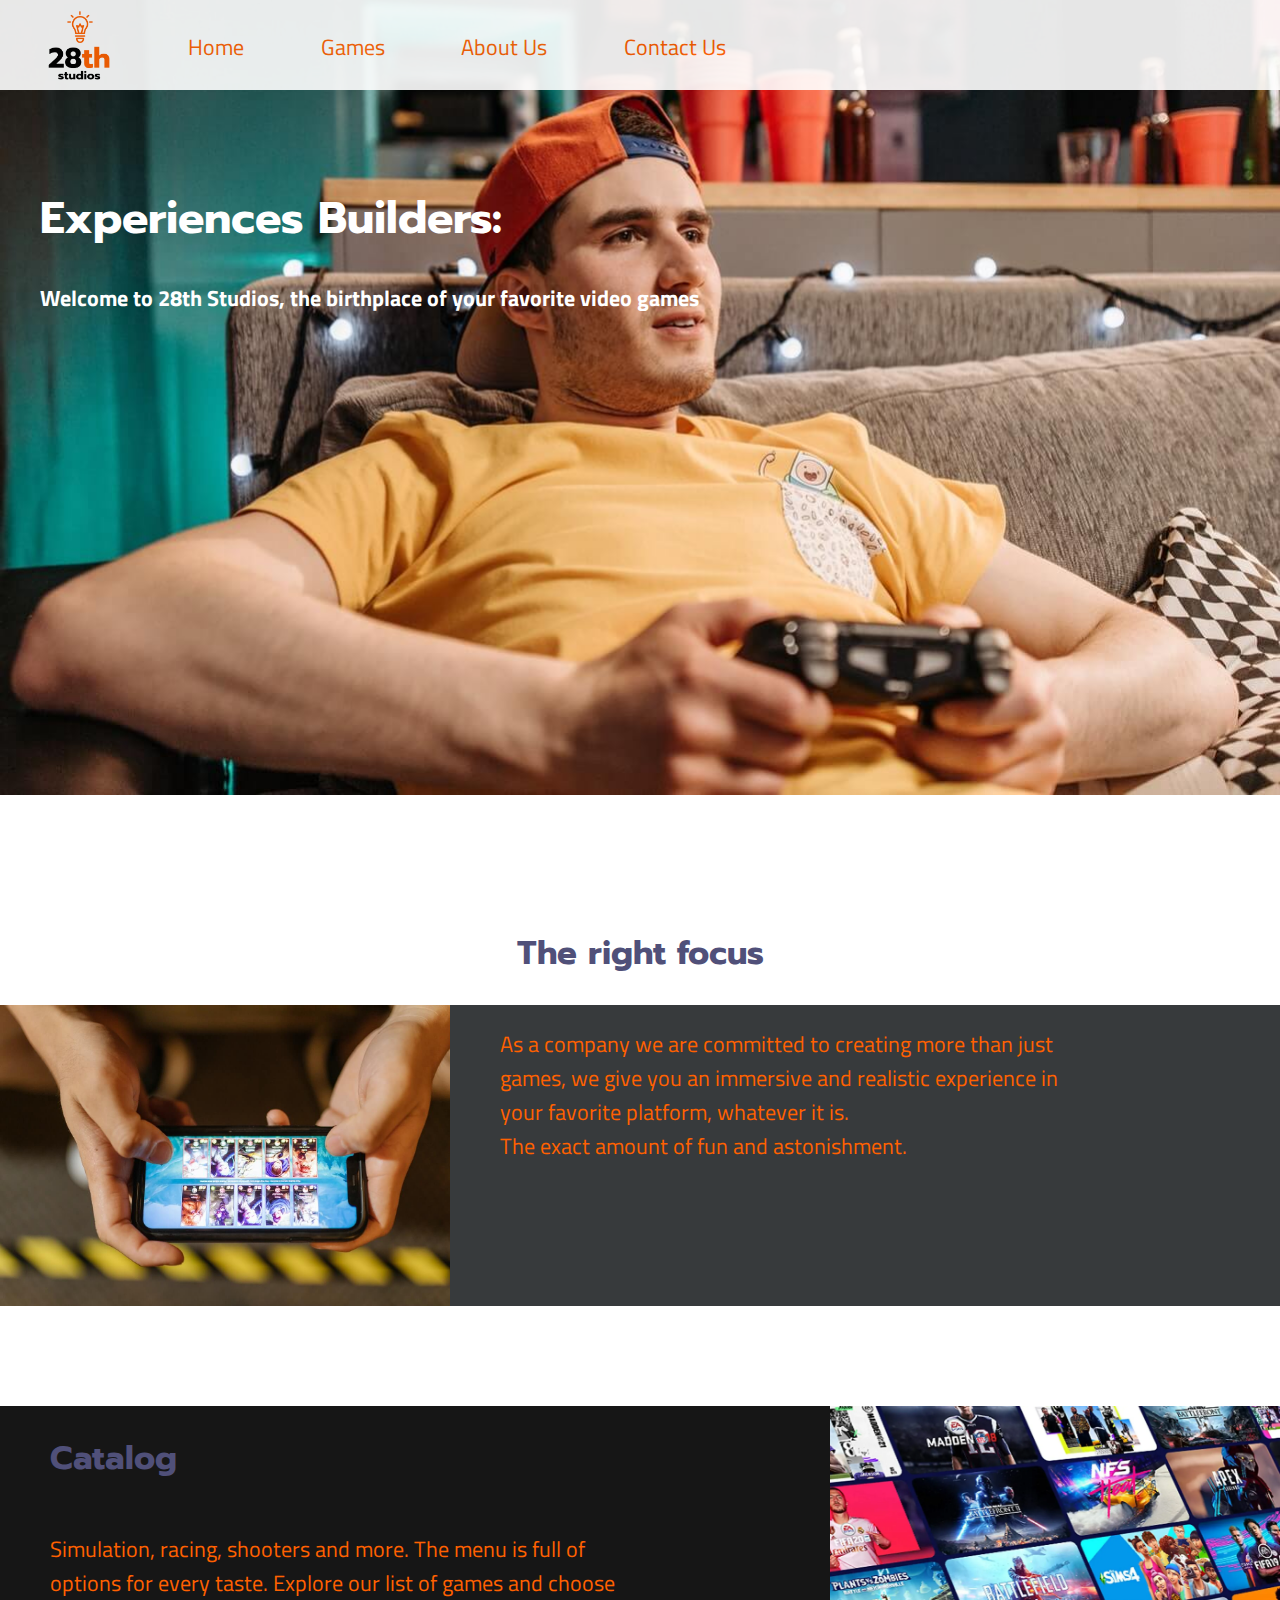
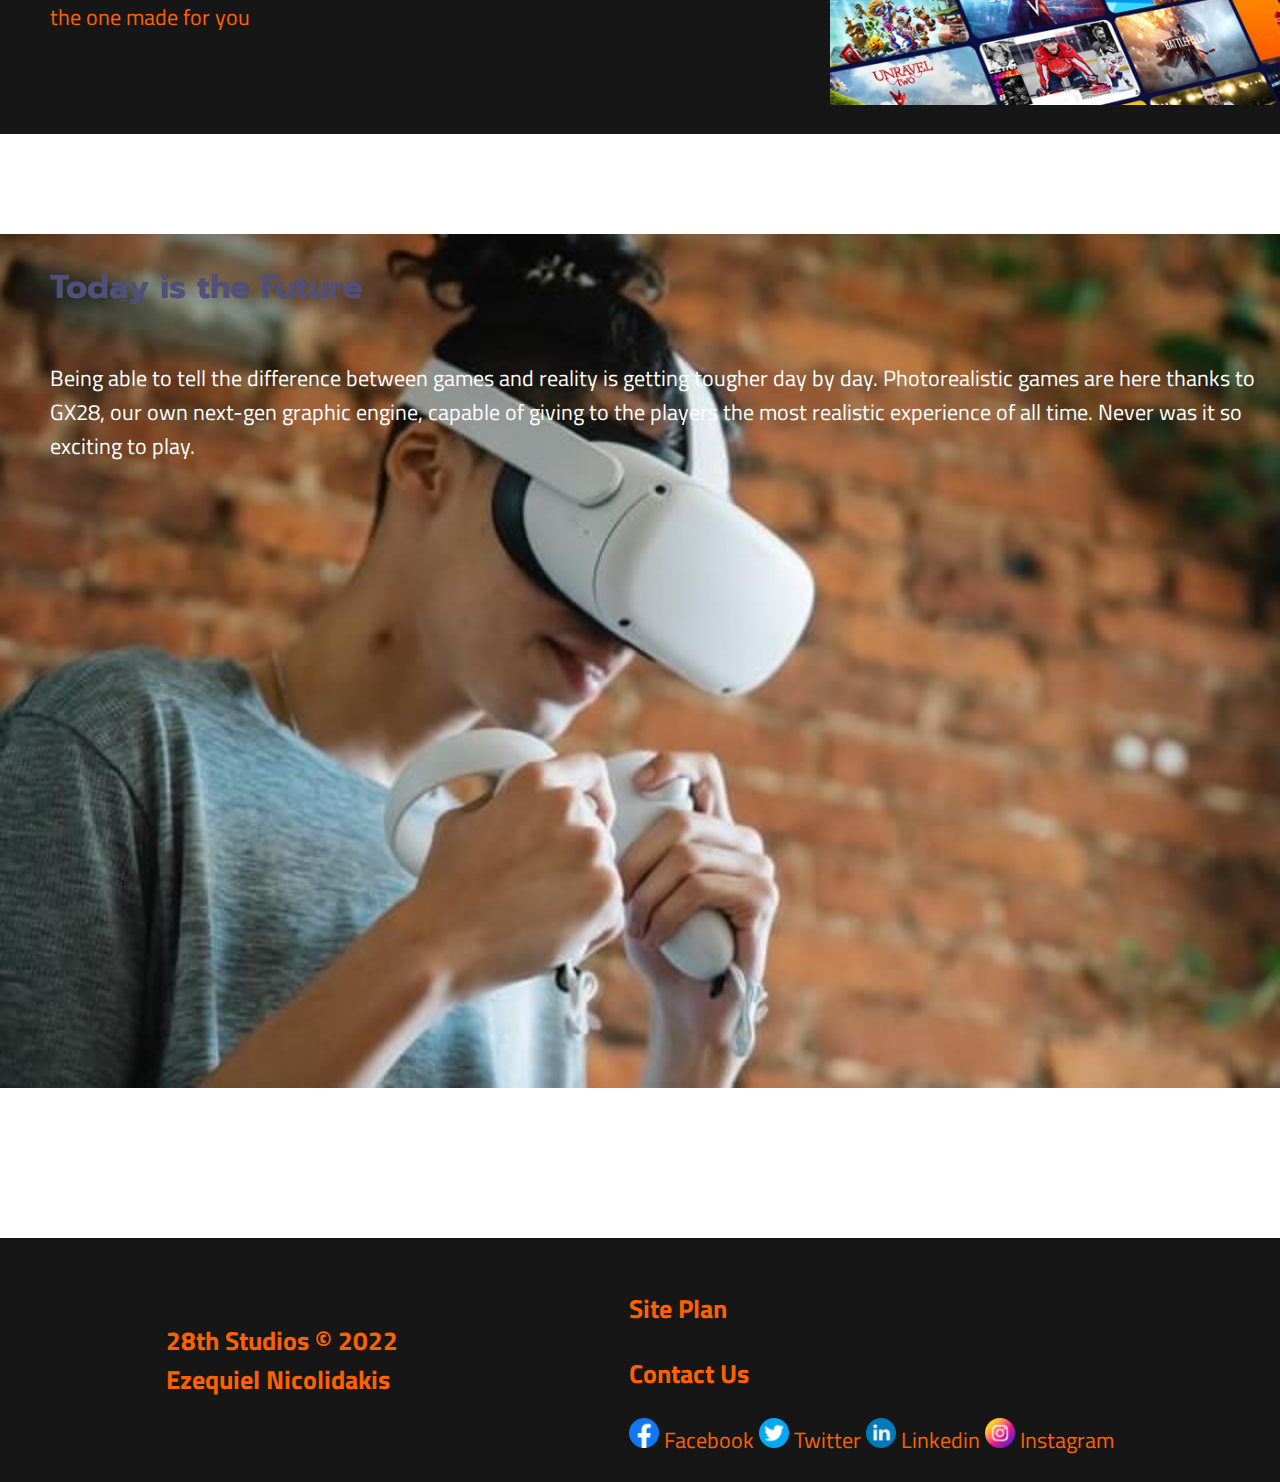
<file: 28thstudios/index.html>
<!DOCTYPE html>
<html lang="en">
<head>
    <meta charset="UTF-8">
    <meta http-equiv="X-UA-Compatible" content="IE=edge">
    <meta name="viewport" content="width=device-width, initial-scale=1.0">
    <title>Home - 28th Studios</title>
    <link rel="icon" type="image/jpg" href="images/favicon.png"/>
    <link rel="stylesheet" href="styles/style.css">
</head>
<body>
    <div id="content">
        <header>
            <a id="logo_link" href="index.html">
                <img class="logo" src="images/logo.png" alt="28th Studios Logo">
            </a>
            <nav>
                <a href="index.html">Home</a>
                <a href="games.html">Games</a>
                <a href="abous.html">About Us</a>
                <a href="contactus.html">Contact Us</a>
            </nav>
        </header>
        <div id="hero">
            <div id="hero-box">
                <img id="hero-img" src="images/home0.jpg" alt="Casual gaming day">
            </div>
            <section id="hero-msg">
                <h1 class="home-title">Experiences Builders:</h1>
                <h4>Welcome to 28th Studios, the birthplace of your favorite video games</h4>
            </section>
        </div>
        <main>
            <section class="focus">
                <h2>The right focus</h2>
                <img id="focus_img" src="images/home1.jpg" alt="Mobile gaming">
                <div id="focus_background"></div>
                <p>As a company we are committed to creating more than just games, we give you an immersive and realistic experience in your favorite platform, 
                 whatever it is. <br/>The exact amount of fun and astonishment.</p>
            </section>
            <section class="catalog">
                <div id="catalog_background"></div>
                <h2>Catalog</h2>
                <p>Simulation, racing, shooters and more. The menu is full of options for every taste. Explore our list of games and choose the one made for you</p>
                <img id="catalog_img" src="images/home2.webp" alt="Videogames catalog">
            </section>
            <section class="future">
                <img id="future_background" src="images/home3.jpg" alt="Virtual Reality Gaming">
                <h2>Today is the Future</h2>
                <p>Being able to tell the difference between games and reality is getting tougher day by day. Photorealistic games are here thanks to GX28, 
                our own next-gen graphic engine, capable of giving to the players the most realistic experience of all time. Never was it so exciting to play.</p>
            </section>
        </main>
        <footer>
            <h3> 28th Studios &copy; 2022<br> Ezequiel Nicolidakis</h3>
            <div class="links">
                <h3>
                    <a href="site-plan-.html">Site Plan</a>
                </h3>
                <h3>
                    <a href="contactus.html">Contact Us</a>
                </h3>
                <a href="https://facebook.com" target="_blank">
                    <img src="images/facebook.png" alt="Fb icon">
                    Facebook
                </a>
                <a href="https://twitter.com" target="_blank">
                    <img src="images/twitter.png" alt="Twitter icon">
                    Twitter
                </a>
                <a href="https://linkedin.com" target="_blank">
                    <img src="images/linkedin.png" alt="Linkedin icon">
                    Linkedin
                </a>
                <a href="https://instagram.com" target="_blank">
                    <img src="images/insta.png" alt="Instagram icon">
                    Instagram
                </a>
            </div>
    </footer>
    </div>
</body>
</html>
</file>
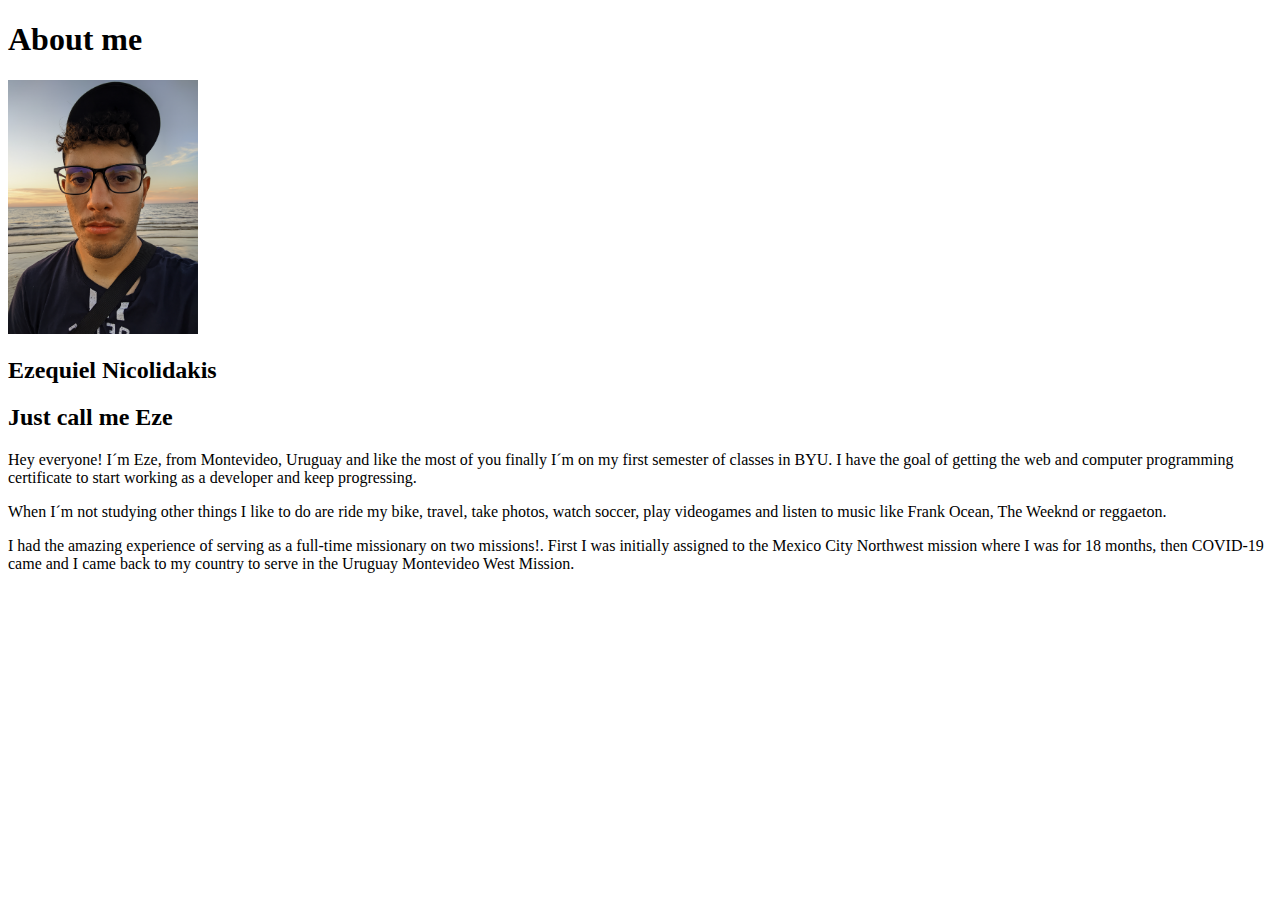
<file: aboutme/index.html>
<!DOCTYPE html>
<html>
<head>
    <title>All about me</title>
</head>
<body>
    <h1>About me</h1>
    <img src="me.png" alt="me" height="15%" width="15%">
    <h2>Ezequiel Nicolidakis</h2>
    <h2>Just call me Eze</h2>
    <p>Hey everyone! I´m Eze, from Montevideo, Uruguay and like the most of you finally I´m on my first semester of classes in BYU. I have the goal of getting the web and computer programming certificate to start working as a developer and keep progressing.</p>
    <p>When I´m not studying other things I like to do are ride my bike, travel, take photos, watch soccer, play videogames and listen to music like Frank Ocean, The Weeknd or reggaeton.</p>
    <p>I had the amazing experience of serving as a full-time missionary on two missions!. First I was initially assigned to the Mexico City Northwest mission where I was for 18 months, then COVID-19 came and I came back to my country to serve in the Uruguay Montevideo West Mission.</p>
</body>
</html>
</file>
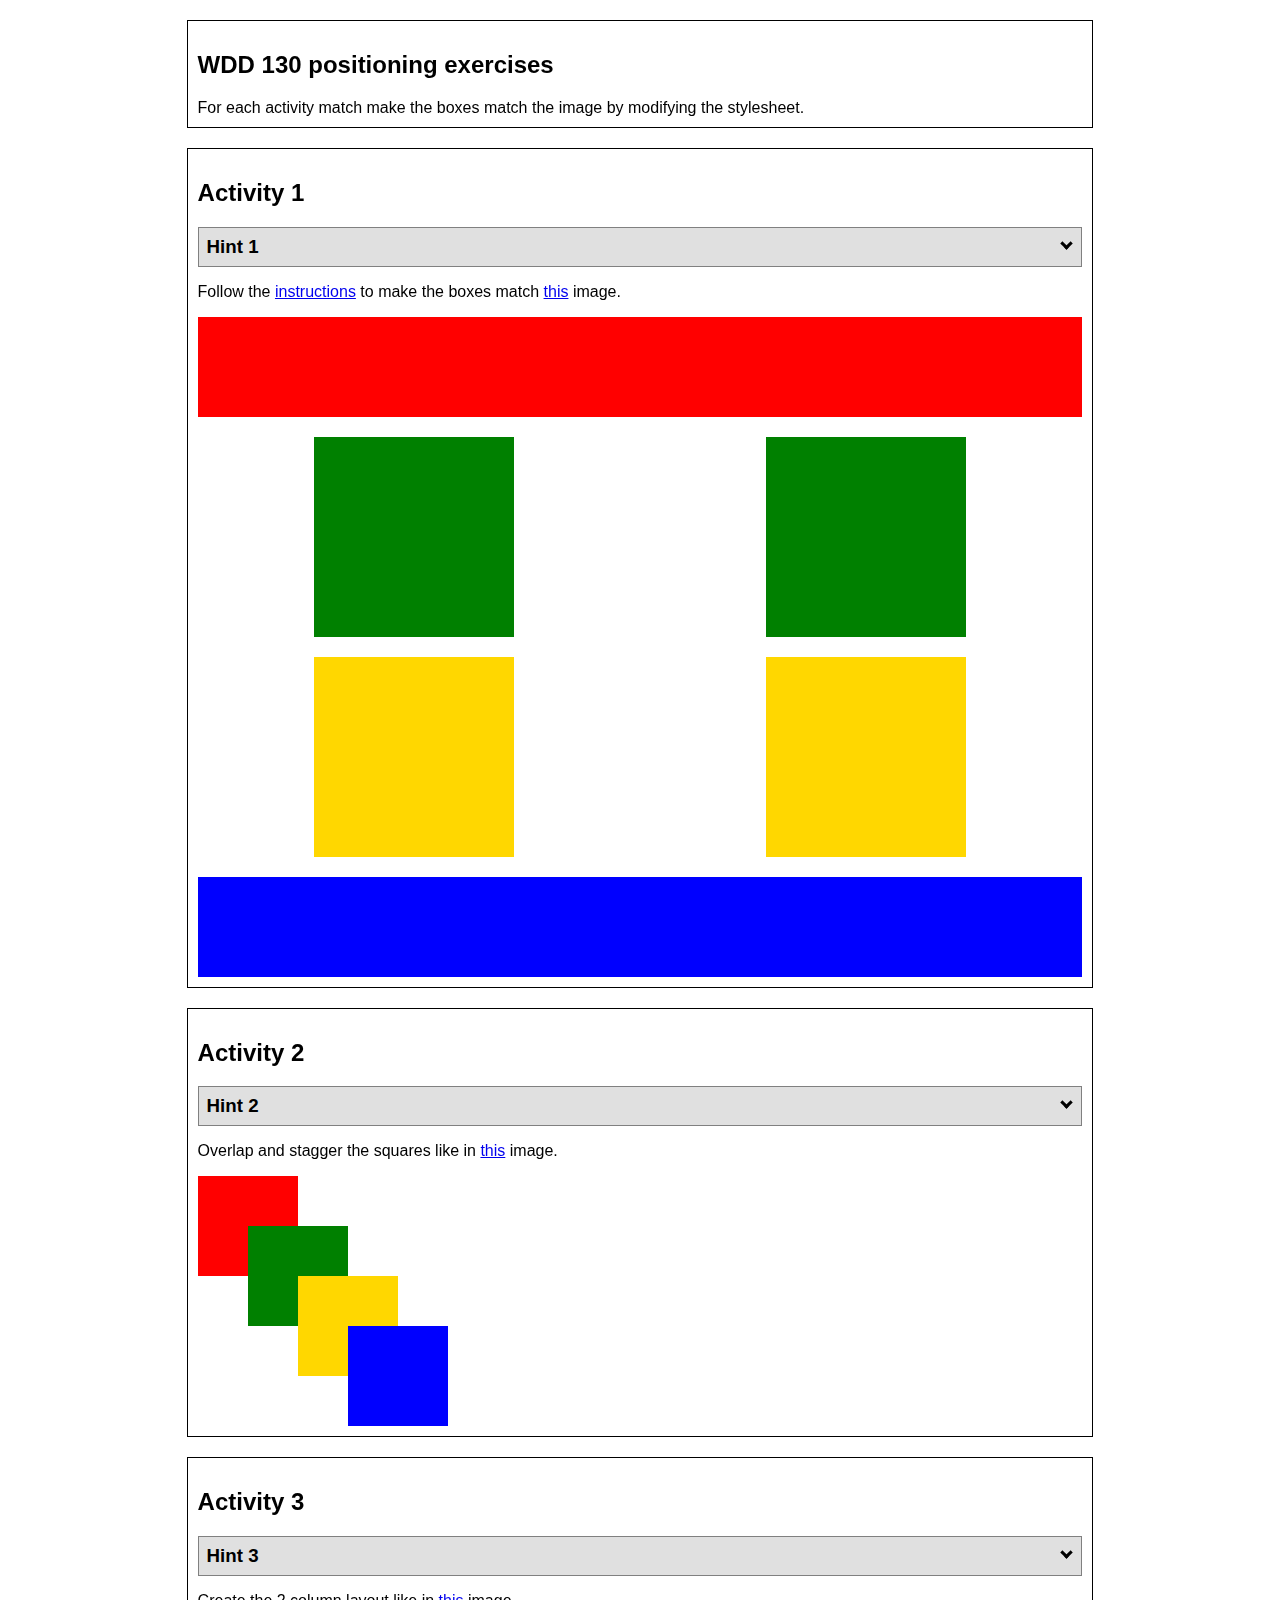
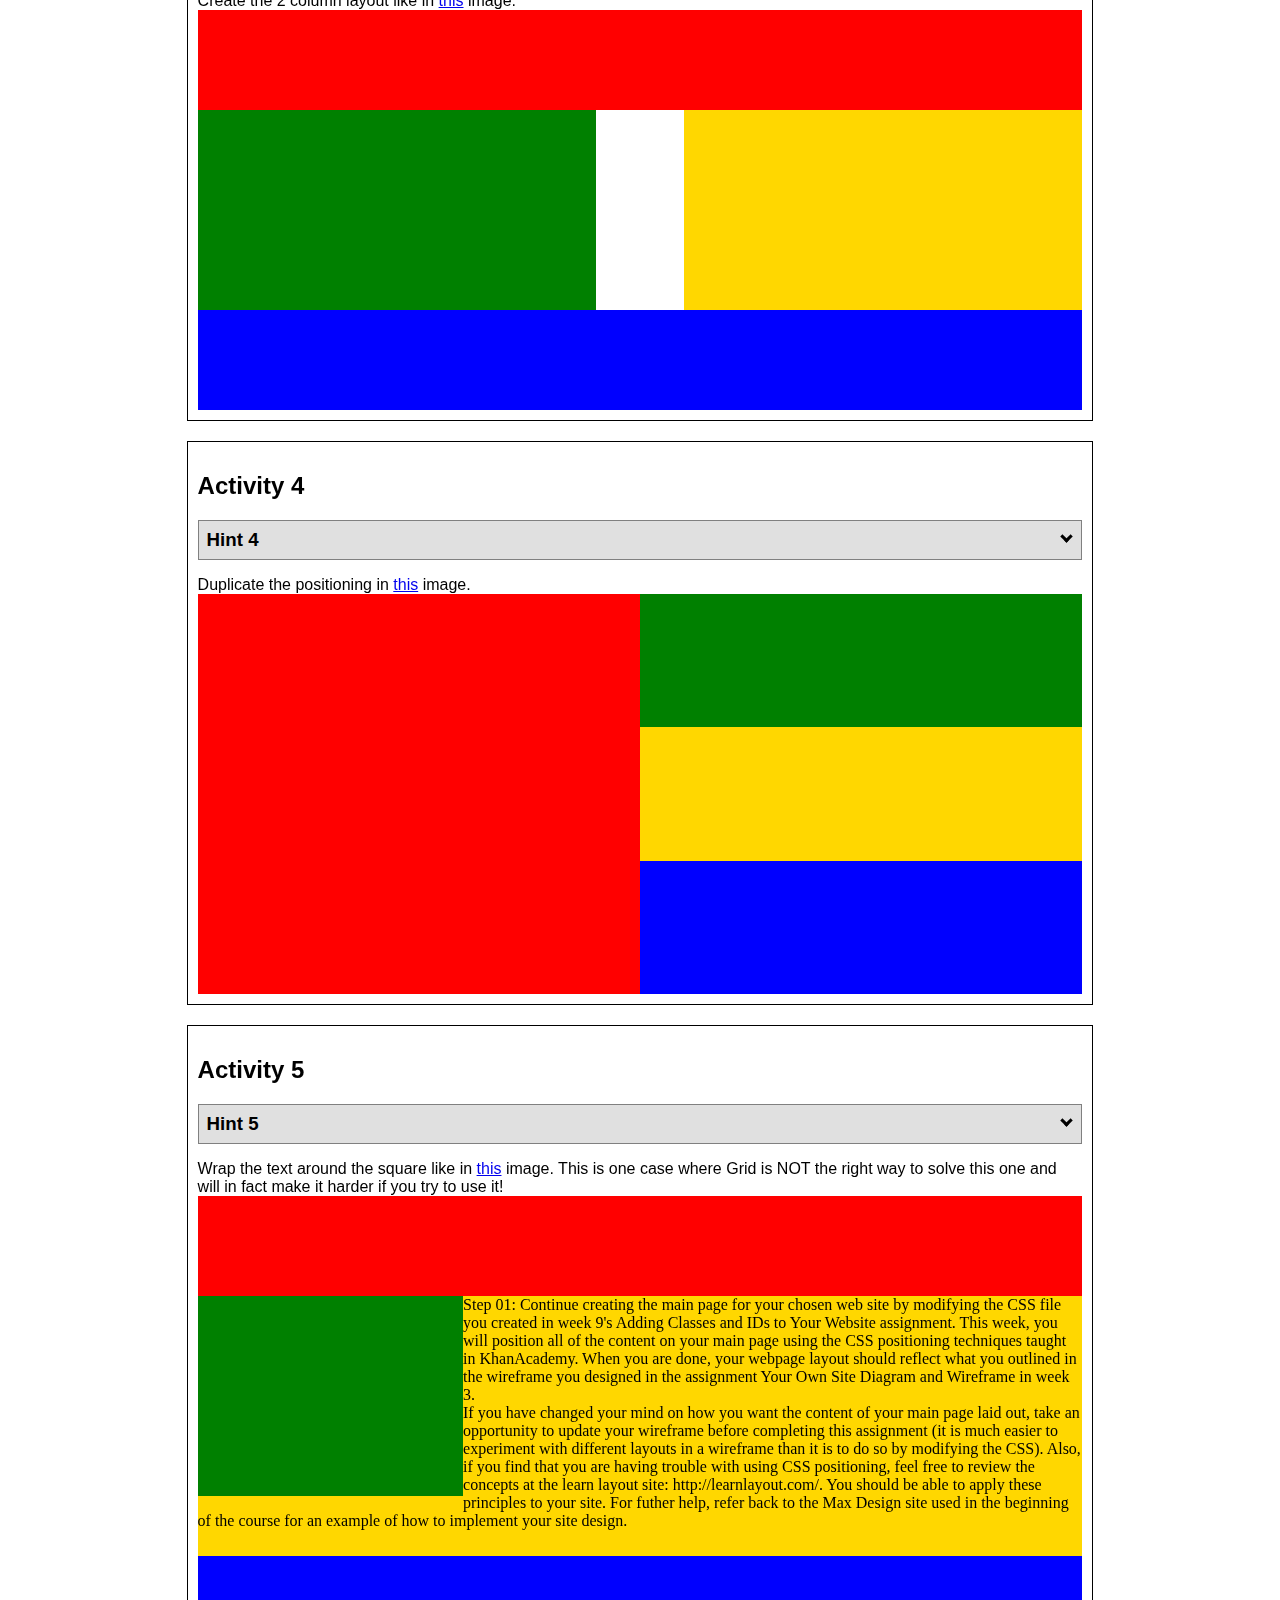
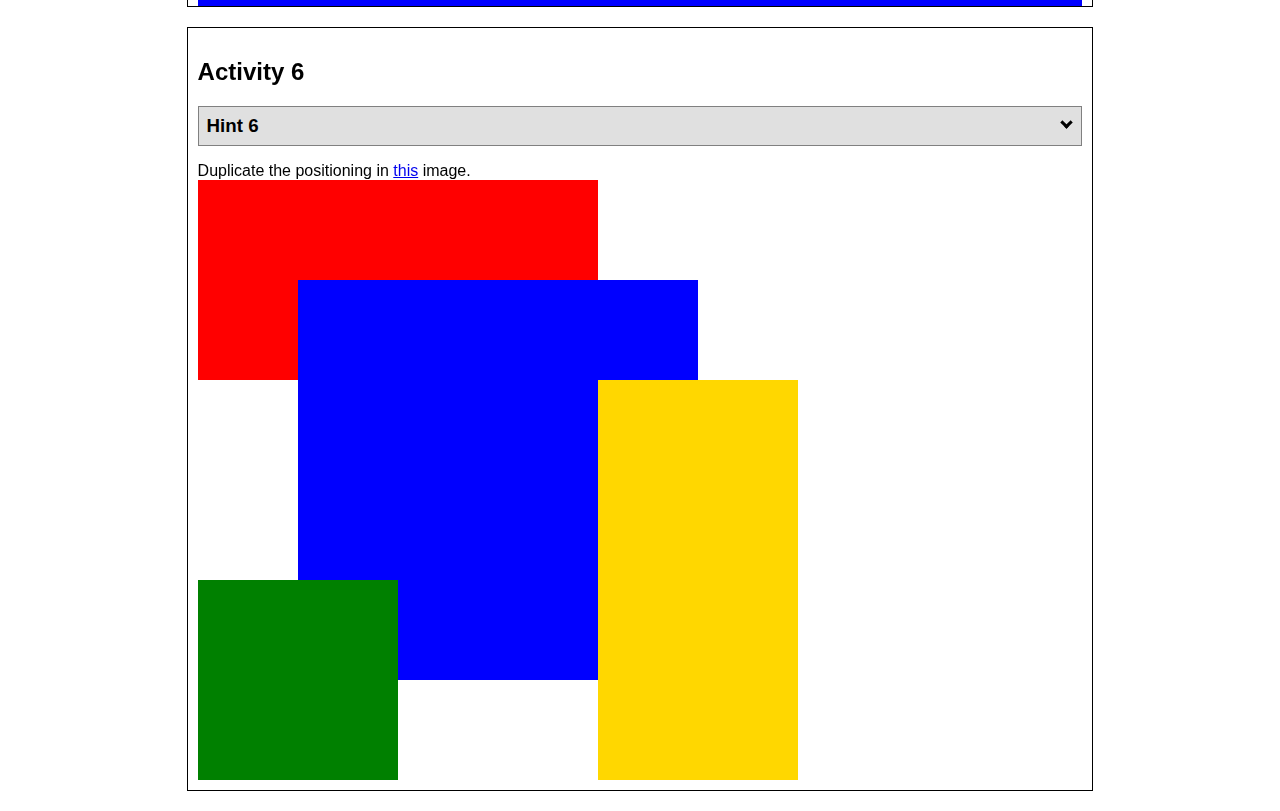
<file: positioning.html>
<!DOCTYPE html>
<html lang="en">
  <head>
    <!-- HTML - Name: positioning.html -->
    <title>Positioning Activity</title>
    <link rel="stylesheet" type="text/css" href="positionstyles.css" />
  </head>
  <body>
    <div class="activity">
      <h2>WDD 130 positioning exercises</h2>
      For each activity match make the boxes match the image by modifying the stylesheet.</div>
    <div class="activity">
      <h2>Activity 1</h2>
      <section class="hint"><input type="checkbox" ><i></i> <h3>Hint 1</h3><div><p>Check out the <a href="https://byui-wdd.github.io/wdd130/activities/w06-css-positioning.html" target="_blank">activity instructions</a> in Ilearn!</p></div></section>
      <p>Follow the <a href="https://byui-wdd.github.io/wdd130/activities/w06-css-positioning.html" target="_blank">instructions</a> to make the boxes match  <a href="https://byui-wdd.github.io/wdd130/images/example1.png" target="_blank">this</a> image.</p>
      <div class="content1" >
        <div class="red1" ></div>
        <div class="green1" ></div>
        <div class="green1" ></div>
        <div class="yellow1"></div>
        <div class="yellow1"></div>
        <div class="blue1"></div>
      </div>
    </div>
    <div class="activity">
      <h2>Activity 2</h2>
      <section class="hint"><input type="checkbox" > <h3>Hint 2</h3><i></i><div><p>Remember that the best way to shift elements around slightly on the page is with Margins.  You could also use Grid.  Either would work for this. If you choose margin, you can use a <em>negative</em> margin. (ie margin-top: -20px;)</p><h4>Properties used:</h4><ul><li>margin-top, margin-left</li><li>...or...</li><li>grid-template-columns: 50px 50px 50px 50px 50px </li></ul></div></section>
      <p>Overlap and stagger the squares like in <a href="https://byui-wdd.github.io/wdd130/images/example2.png" target="_blank">this</a> image.</p>
      <div class="content2" >
        <div class="red2" ></div>
        <div class="green2" ></div>
        <div class="yellow2"></div>
        <div class="blue2"></div>
      </div>
    </div>
    <div class="activity">
      <h2>Activity 3</h2>
      <section class="hint"><input type="checkbox" > <h3>Hint 3</h3><i></i><div><p>This one is going to be best solved with CSS Grid. Remember to make the boxes the right width first...then start moving them around. </p><h4>Properties used:</h4><ul><li>display:grid;</li><li>grid-template-columns:</li><li>grid-column-gap:</li>
        <li>grid-column:</li>  </ul></div></section>
      Create the 2 column layout like in <a href="https://byui-wdd.github.io/wdd130/images/example3.png" target="_blank">this</a>  image.
      <div class="content3" >
        <div class="red3" ></div>
        <div class="green3" ></div>
        <div class="yellow3"></div>
        <div class="blue3"></div>
      </div>
    </div>
    <div class="activity">
      <h2>Activity 4</h2>
      <section class="hint"><input type="checkbox" > <h3>Hint 4</h3><i></i><div><p>For the others we have been primarily concerned with width. For this one you will need to adjust height as well. </p><h4>Properties used:</h4><ul><li>display:grid;</li><li>grid-template-columns:</li><li>grid-row:</li></ul></div></section>
      Duplicate the positioning in <a href="https://byui-wdd.github.io/wdd130/images/example4.png" target="_blank">this</a> image. 
      <div class="content4" >
        <div class="red4" ></div>
        <div class="green4" ></div>
        <div class="yellow4"></div>
        <div class="blue4"></div>
      </div>
    </div>

    <div class="activity">
      <h2>Activity 5</h2>
      <section class="hint"><input type="checkbox" > <h3>Hint 5</h3><i></i><div><p>Grid is <strong>not</strong> the right way to do this.  In fact there is only one way to really do that...and that is with float. Remember that we float the thing we want the text to wrap around.  Also remember to start by making all the shapes the right size and shape.</p><h4>Properties used:</h4><ul><li>float: left;</li></ul></div></section>
      Wrap the text around the square like in <a href="https://byui-wdd.github.io/wdd130/images/example5.png" target="_blank">this</a> image. This is one case where Grid is NOT the right way to solve this one and will in fact make it harder if you try to use it!
      <div class="content5" >
        <div class="red5" ></div>
        <div class="green5" ></div>
        <div class="yellow5">Step 01: Continue creating the main page for your chosen web site by modifying the CSS file you created in week 9's Adding Classes and IDs to Your Website assignment. This week, you will position all of the content on your main page using the CSS positioning techniques taught in KhanAcademy. When you are done, your webpage layout should reflect what you outlined in the wireframe you designed in the assignment Your Own Site Diagram and Wireframe in week 3. <br />
          If you have changed your mind on how you want the content of your main page laid out, take an opportunity to update your wireframe before completing this assignment (it is much easier to experiment with different layouts in a wireframe than it is to do so by modifying the CSS). Also, if you find that you are having trouble with using CSS positioning, feel free to review the concepts at the learn layout site: http://learnlayout.com/. You should be able to apply these principles to your site. For futher help, refer back to the Max Design site used in the beginning of the course for an example of how to implement your site design.</div>
        <div class="blue5"></div>
      </div>
    </div>
    <div class="activity">
      <h2>Activity 6</h2>
      <section class="hint"><input type="checkbox" > <h3>Hint 6</h3><i></i><div><p>This one is all about visualizing the grid behind the layout. If you are having a hard time doing that first: all the sizes are even multiples of 100, and second here is another example with the lines drawn: <a href="https://byui-wdd.github.io/wdd130/images/example6-hint.png" target="_blank">example 6 with lines</a>. For this one you will find it easiest if you use px for the column width. You can also use <kbd>z-index</kbd> to control the element layering.    </p><h4>Properties used:</h4><ul><li>display:grid;</li><li>grid-template-columns:</li><li>grid-column:</li><li>grid-row:</li><li><a href="https://www.w3schools.com/cssref/pr_pos_z-index.asp" target="_blank">z-index:</a></li></ul></div></section>
      Duplicate the positioning in <a href="https://byui-wdd.github.io/wdd130/images/example6.png" target="_blank">this</a> image.
      <div class="content6" >
        <div class="red6" ></div>
        <div class="green6" ></div>
        <div class="yellow6"></div>
        <div class="blue6"></div>
      </div>
    </div>
  </body>
</html>
</file>
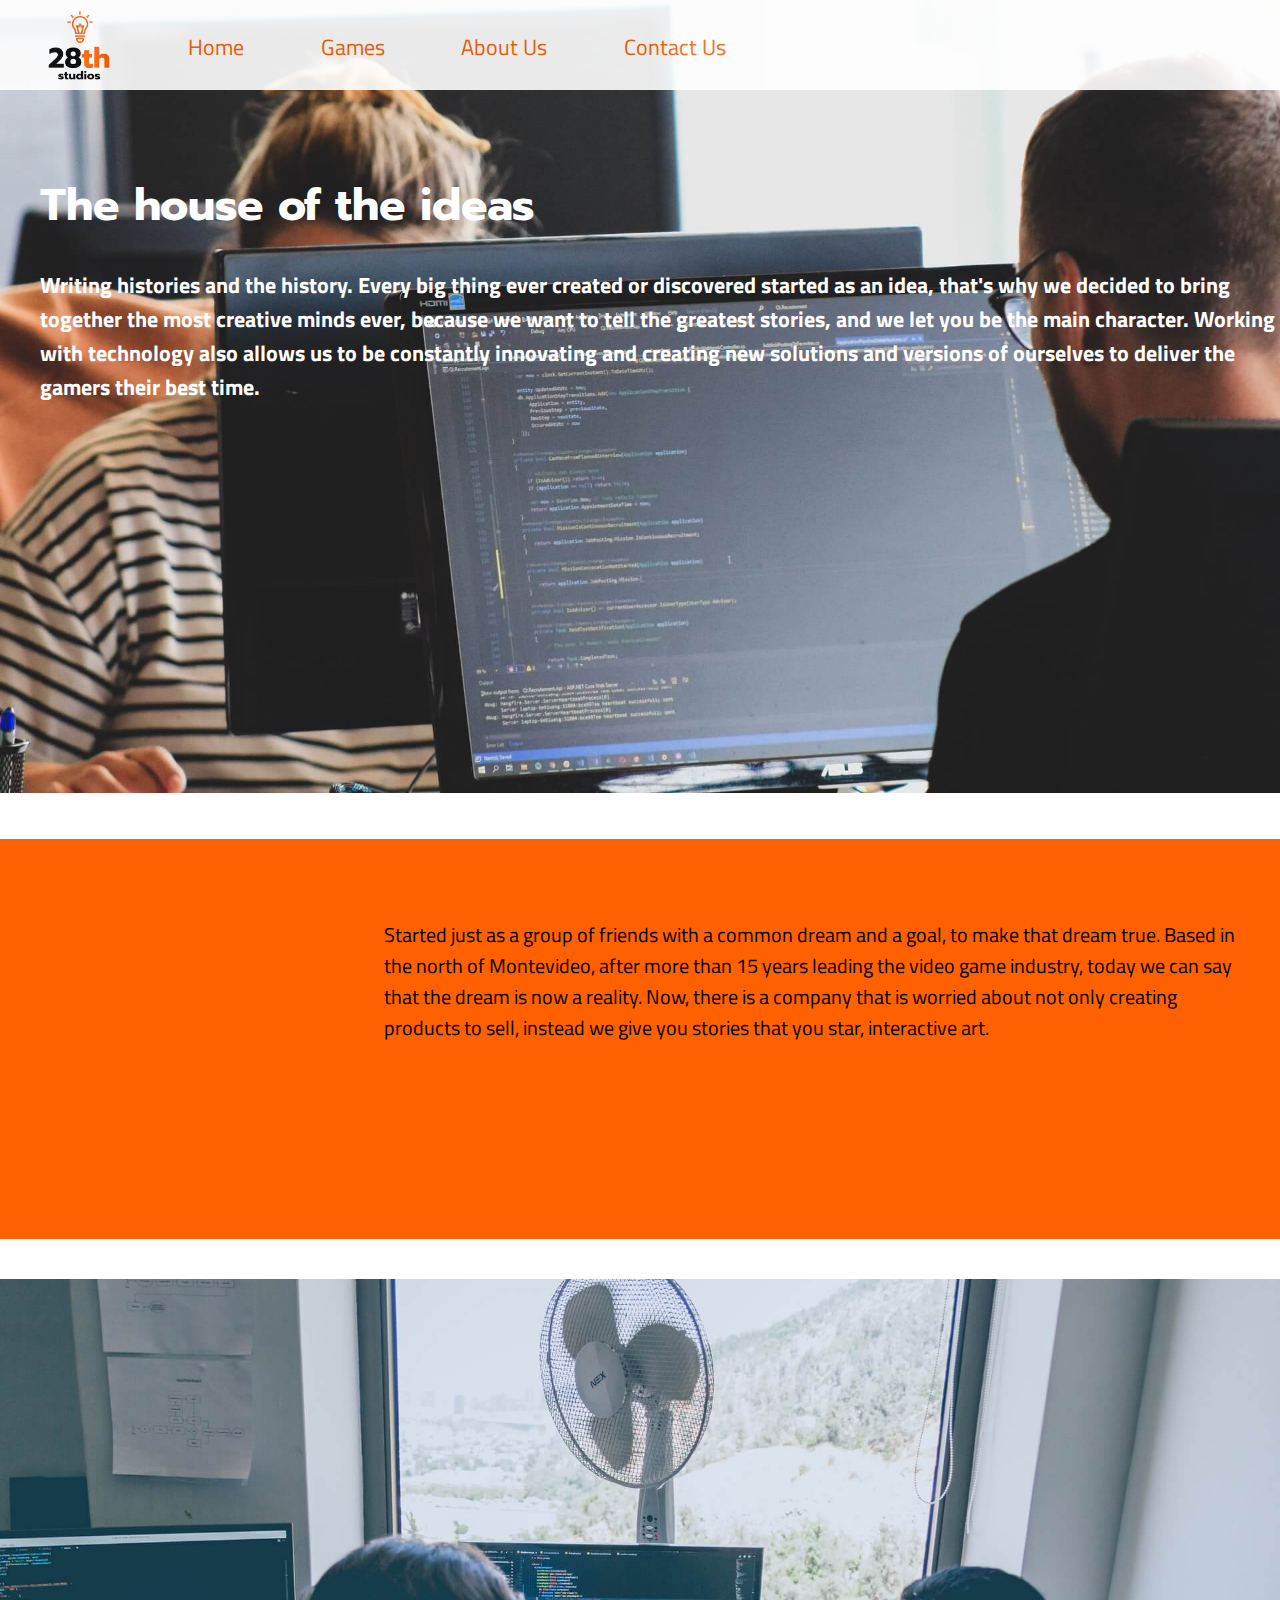
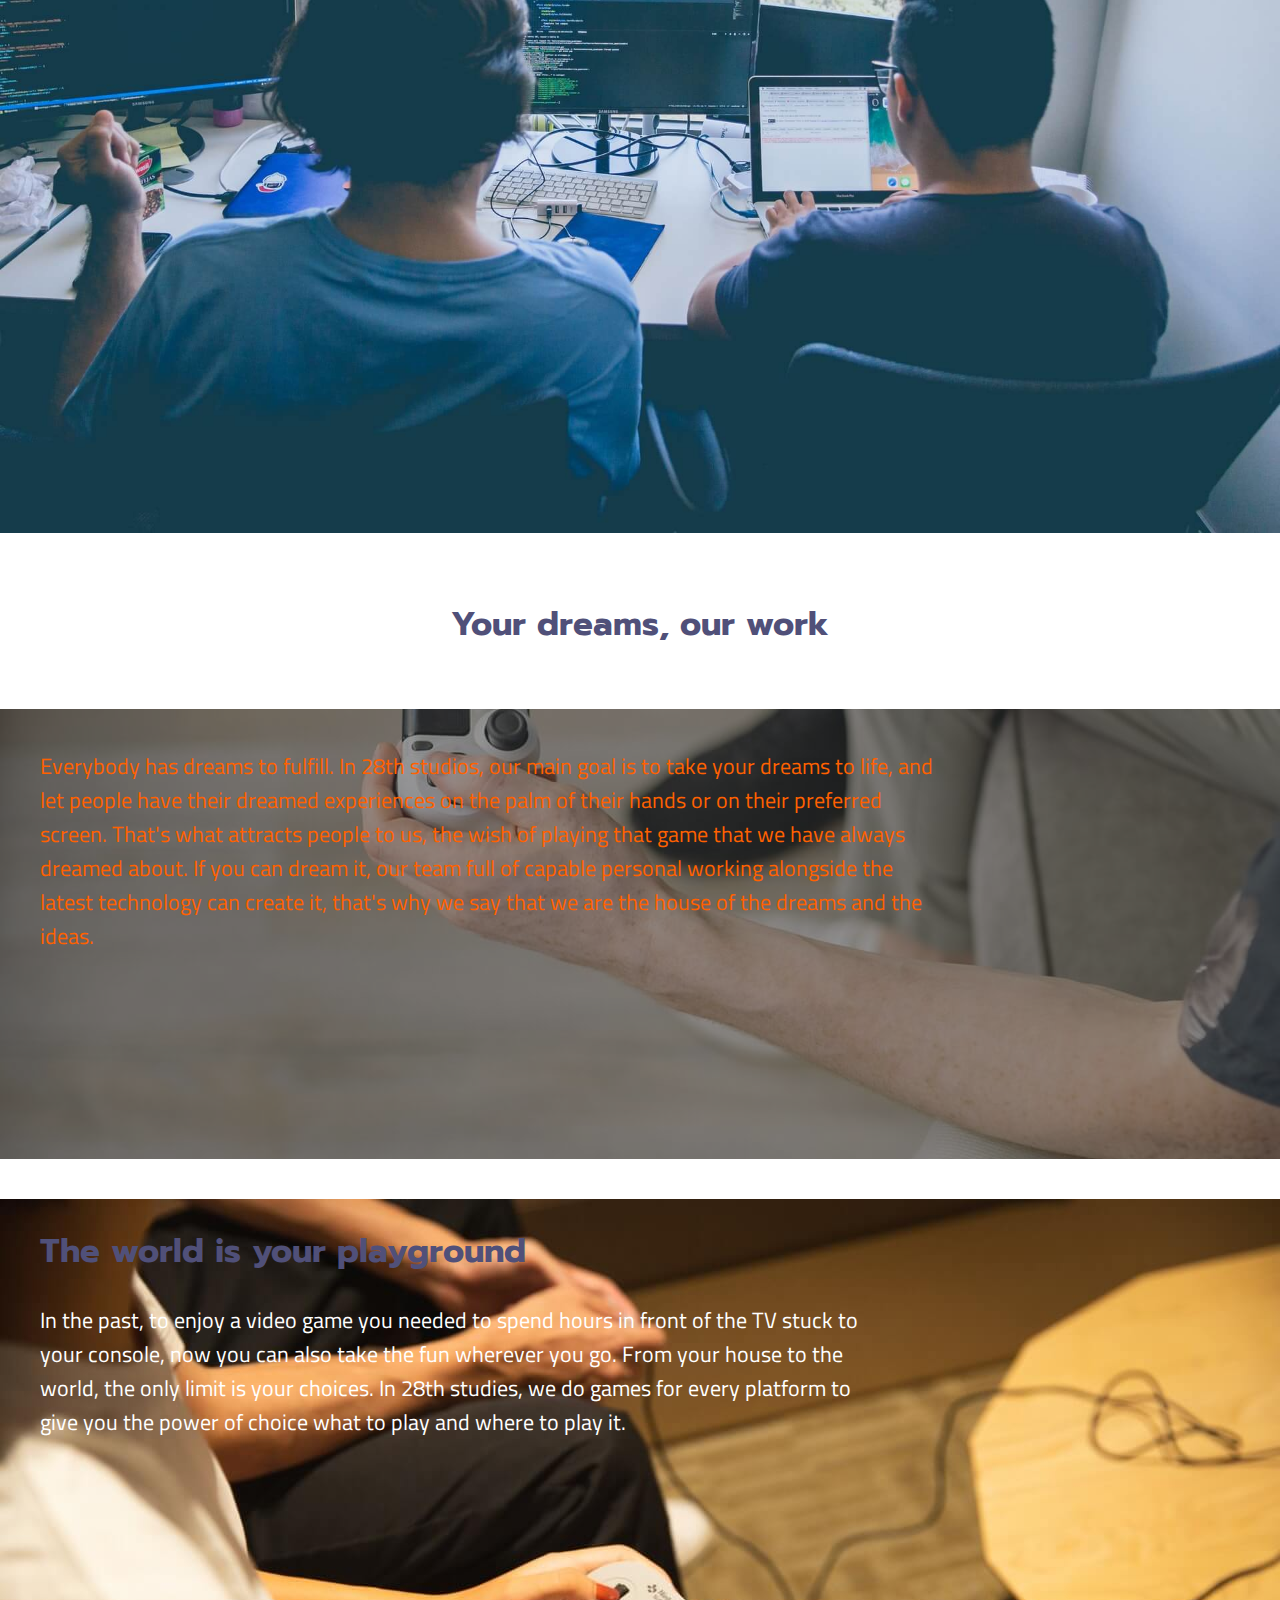
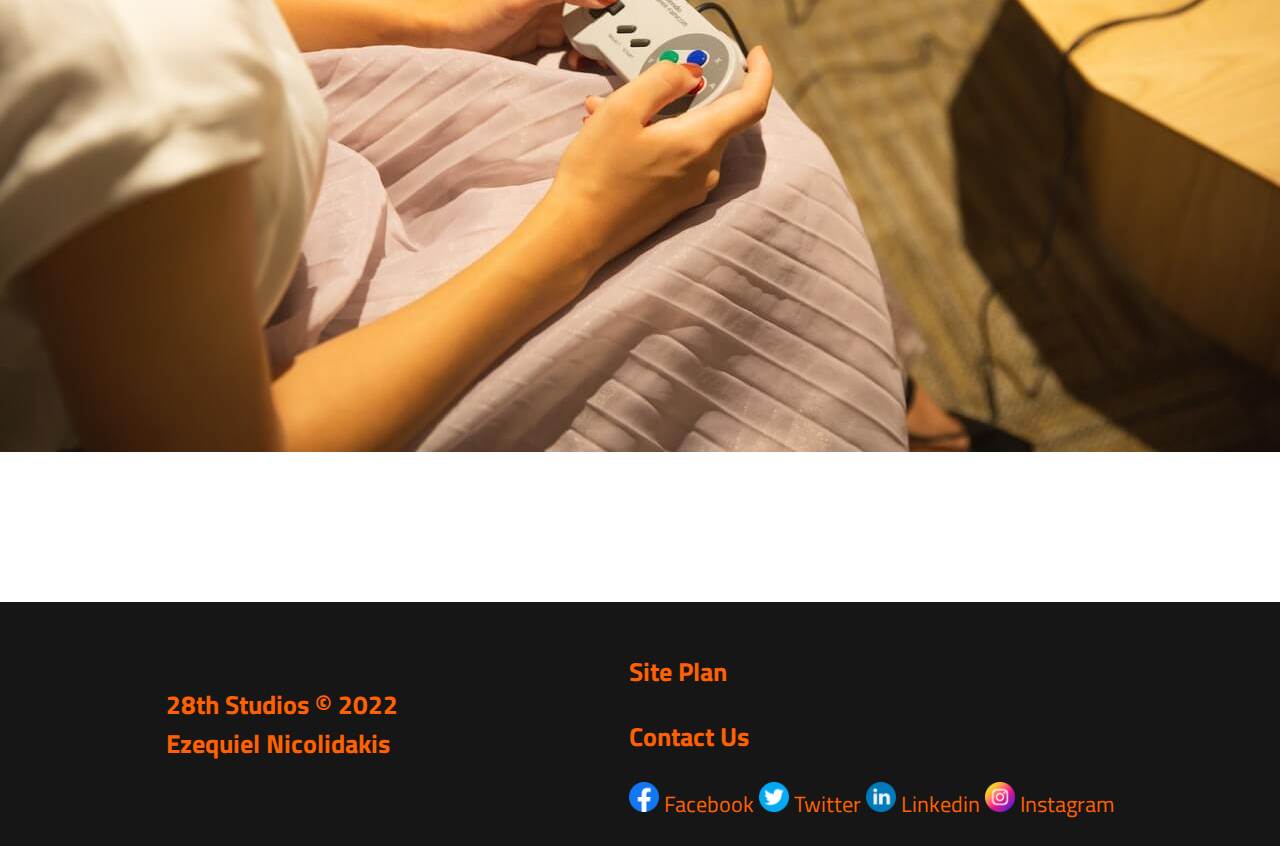
<file: 28thstudios/abous.html>
<!DOCTYPE html>
<html lang="en">
<head>
    <meta charset="UTF-8">
    <meta http-equiv="X-UA-Compatible" content="IE=edge">
    <meta name="viewport" content="width=device-width, initial-scale=1.0">
    <title>About Us - 28th Studios</title>
    <link rel="icon" type="image/jpg" href="images/favicon.png"/>
    <link rel="stylesheet" href="styles/style.css">
</head>
<body>
    <div id="content">
        <header>
            <a id="logo_link" href="index.html">
                <img class="logo" src="images/logo.png" alt="28th Studios Logo">
            </a>
            <nav>
                <a href="index.html">Home</a>
                <a href="games.html">Games</a>
                <a href="abous.html">About Us</a>
                <a href="contactus.html">Contact Us</a>
            </nav>
        </header>
        <div id="hero">
            <div id="hero-box">
                <img id="hero-img" src="images/abus0.jpg" alt="Our team working">
            </div>
            <section id="hero-msg">
                <h1 class="home-title">The house of the ideas</h1>
                <h4>Writing histories and the history. Every big thing ever created or discovered started as an idea, that's why we decided to bring together the most creative minds ever, because we want to tell the greatest stories, and we let you be the main character. Working with technology also allows us to be constantly innovating and creating new solutions and versions of ourselves to deliver the gamers their best time.</h4>
            </section>
        </div>
        <main>
            <div class= "studies">
                <div id="study_background"></div>
                <p id="text-o">Started just as a group of friends with a common dream and a goal, to make that dream true. Based in the north of Montevideo, after more than 15 years leading the video game industry, today we can say that the dream is now a reality. Now, there is a company that is worried about not only creating products to sell, instead we give you stories that you star, interactive art.</p>
            </div>
            <img id="abous_1" src="images/abus1.jpg">
            <section class="dreams">
                <h2>Your dreams, our work</h2>
                <div id="dream_filter"></div>
                <img id="dream_back" src="images/abus2.jpg">
                <p id="dreams_txt">Everybody has dreams to fulfill. In 28th studios, our main goal is to take your dreams to life, and let people have their dreamed experiences on the palm of their hands or on their preferred screen. That's what attracts people to us, the wish of playing that game that we have always dreamed about. If you can dream it, our team full of capable personal working alongside the latest technology can create it, that's why we say that we are the house of the dreams and the ideas.</p>
            </section>
            <section class="playground">
                <img id="playground_back" src="images/abus3.jpg">
                <div id="playground_txt"><h2>The world is your playground</h2>
                <p>In the past, to enjoy a video game you needed to spend hours in front of the TV stuck to your console, now you can also take the fun wherever you go. From your house to the world, the only limit is your choices. In 28th studies, we do games for every platform to give you the power of choice what to play and where to play it.</p>
                </div>
            </section>
        </main>
        <footer>
            <h3> 28th Studios &copy; 2022<br> Ezequiel Nicolidakis</h3>
            <div class="links">
                <h3>
                    <a href="site-plan.html">Site Plan</a>
                </h3>
                <h3>
                    <a href="contactus.html">Contact Us</a>
                </h3>
                <a href="https://facebook.com" target="_blank">
                    <img src="images/facebook.png" alt="Fb icon">
                    Facebook
                </a>
                <a href="https://twitter.com" target="_blank">
                    <img src="images/twitter.png" alt="Twitter icon">
                    Twitter
                </a>
                <a href="https://linkedin.com" target="_blank">
                    <img src="images/linkedin.png" alt="Linkedin icon">
                    Linkedin
                </a>
                <a href="https://instagram.com" target="_blank">
                    <img src="images/insta.png" alt="Instagram icon">
                    Instagram
                </a>
            </div>
    </footer>
    </div>
</body>
</html>
</file>
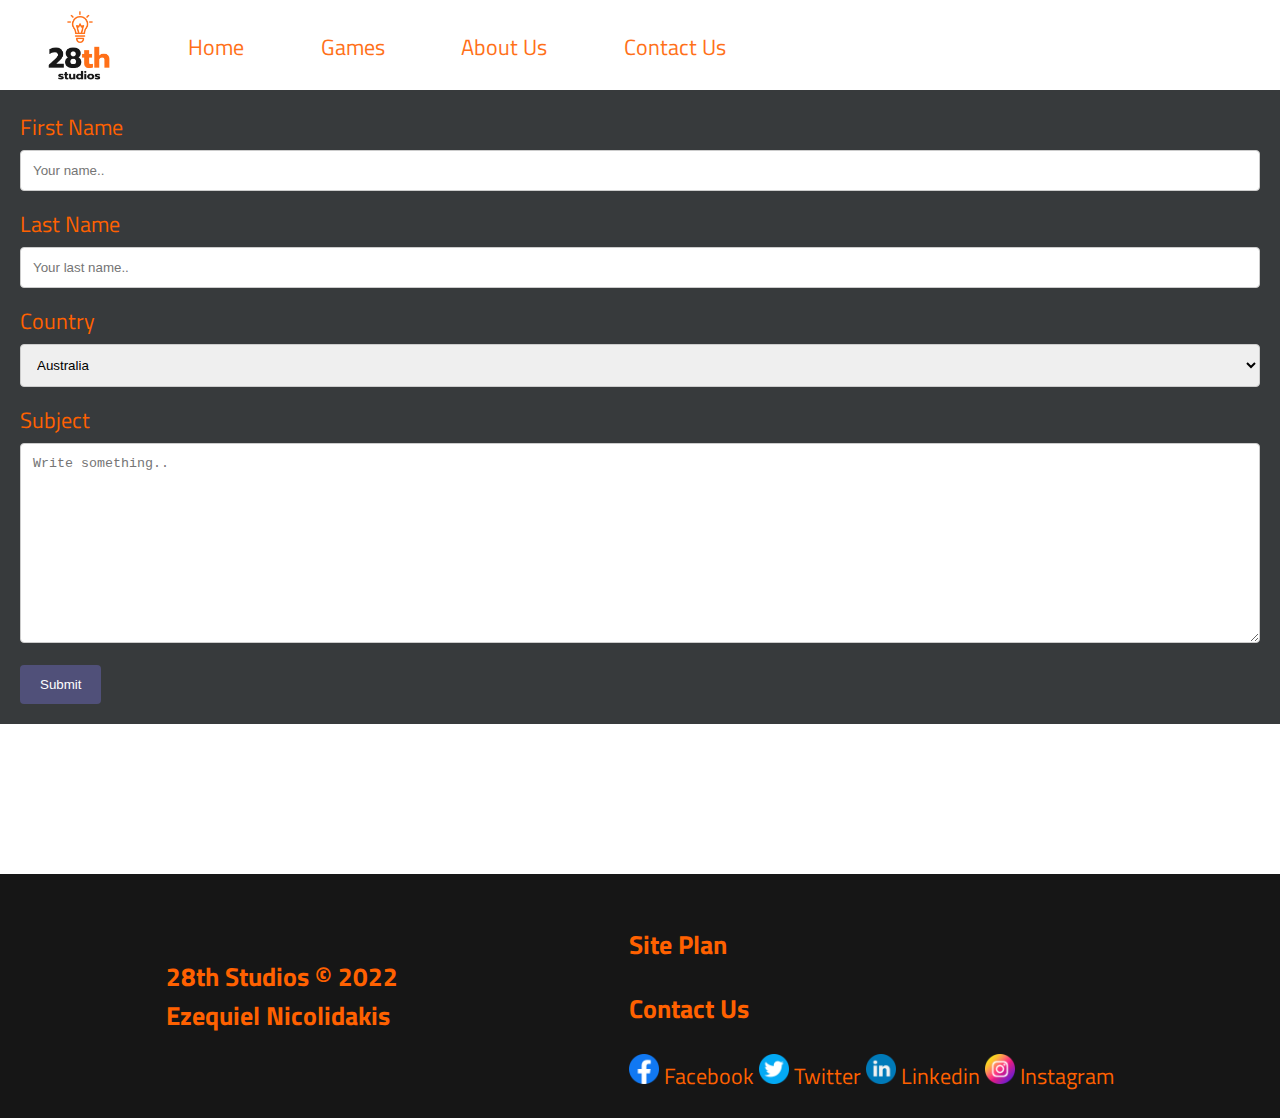
<file: 28thstudios/contactus.html>
<!DOCTYPE html>
<html lang="en">
<head>
    <meta charset="UTF-8">
    <meta http-equiv="X-UA-Compatible" content="IE=edge">
    <meta name="viewport" content="width=device-width, initial-scale=1.0">
    <title>Contact - 28th Studios</title>
    <link rel="icon" type="image/jpg" href="images/favicon.png"/>
    <link rel="stylesheet" href="styles/style.css">
</head>
<body>
    <div id="content">
        <header>
            <a id="logo_link" href="index.html">
                <img class="logo" src="images/logo.png" alt="28th Studios Logo">
            </a>
            <nav>
                <a href="index.html">Home</a>
                <a href="games.html">Games</a>
                <a href="abous.html">About Us</a>
                <a href="contactus.html">Contact Us</a>
            </nav>
        </header>
        <main>
            <div class="container">
                <form action="action_page.php">
              
                  <label for="fname">First Name</label>
                  <input type="text" id="fname" name="firstname" placeholder="Your name..">
              
                  <label for="lname">Last Name</label>
                  <input type="text" id="lname" name="lastname" placeholder="Your last name..">
              
                  <label for="country">Country</label>
                  <select id="country" name="country">
                    <option value="australia">Australia</option>
                    <option value="canada">Canada</option>
                    <option value="usa">USA</option>
                  </select>
              
                  <label for="subject">Subject</label>
                  <textarea id="subject" name="subject" placeholder="Write something.." style="height:200px"></textarea>
              
                  <input type="submit" value="Submit">
              
                </form>
            </div>
        </main>
        <footer>
            <h3> 28th Studios &copy; 2022<br> Ezequiel Nicolidakis</h3>
            <div class="links">
                <h3>
                    <a href="site-plan.html">Site Plan</a>
                </h3>
                <h3>
                    <a href="contactus.html">Contact Us</a>
                </h3>
                <a href="https://facebook.com" target="_blank">
                    <img src="images/facebook.png" alt="Fb icon">
                    Facebook
                </a>
                <a href="https://twitter.com" target="_blank">
                    <img src="images/twitter.png" alt="Twitter icon">
                    Twitter
                </a>
                <a href="https://linkedin.com" target="_blank">
                    <img src="images/linkedin.png" alt="Linkedin icon">
                    Linkedin
                </a>
                <a href="https://instagram.com" target="_blank">
                    <img src="images/insta.png" alt="Instagram icon">
                    Instagram
                </a>
            </div>
    </footer>
    </div>
</body>
</html>
</file>
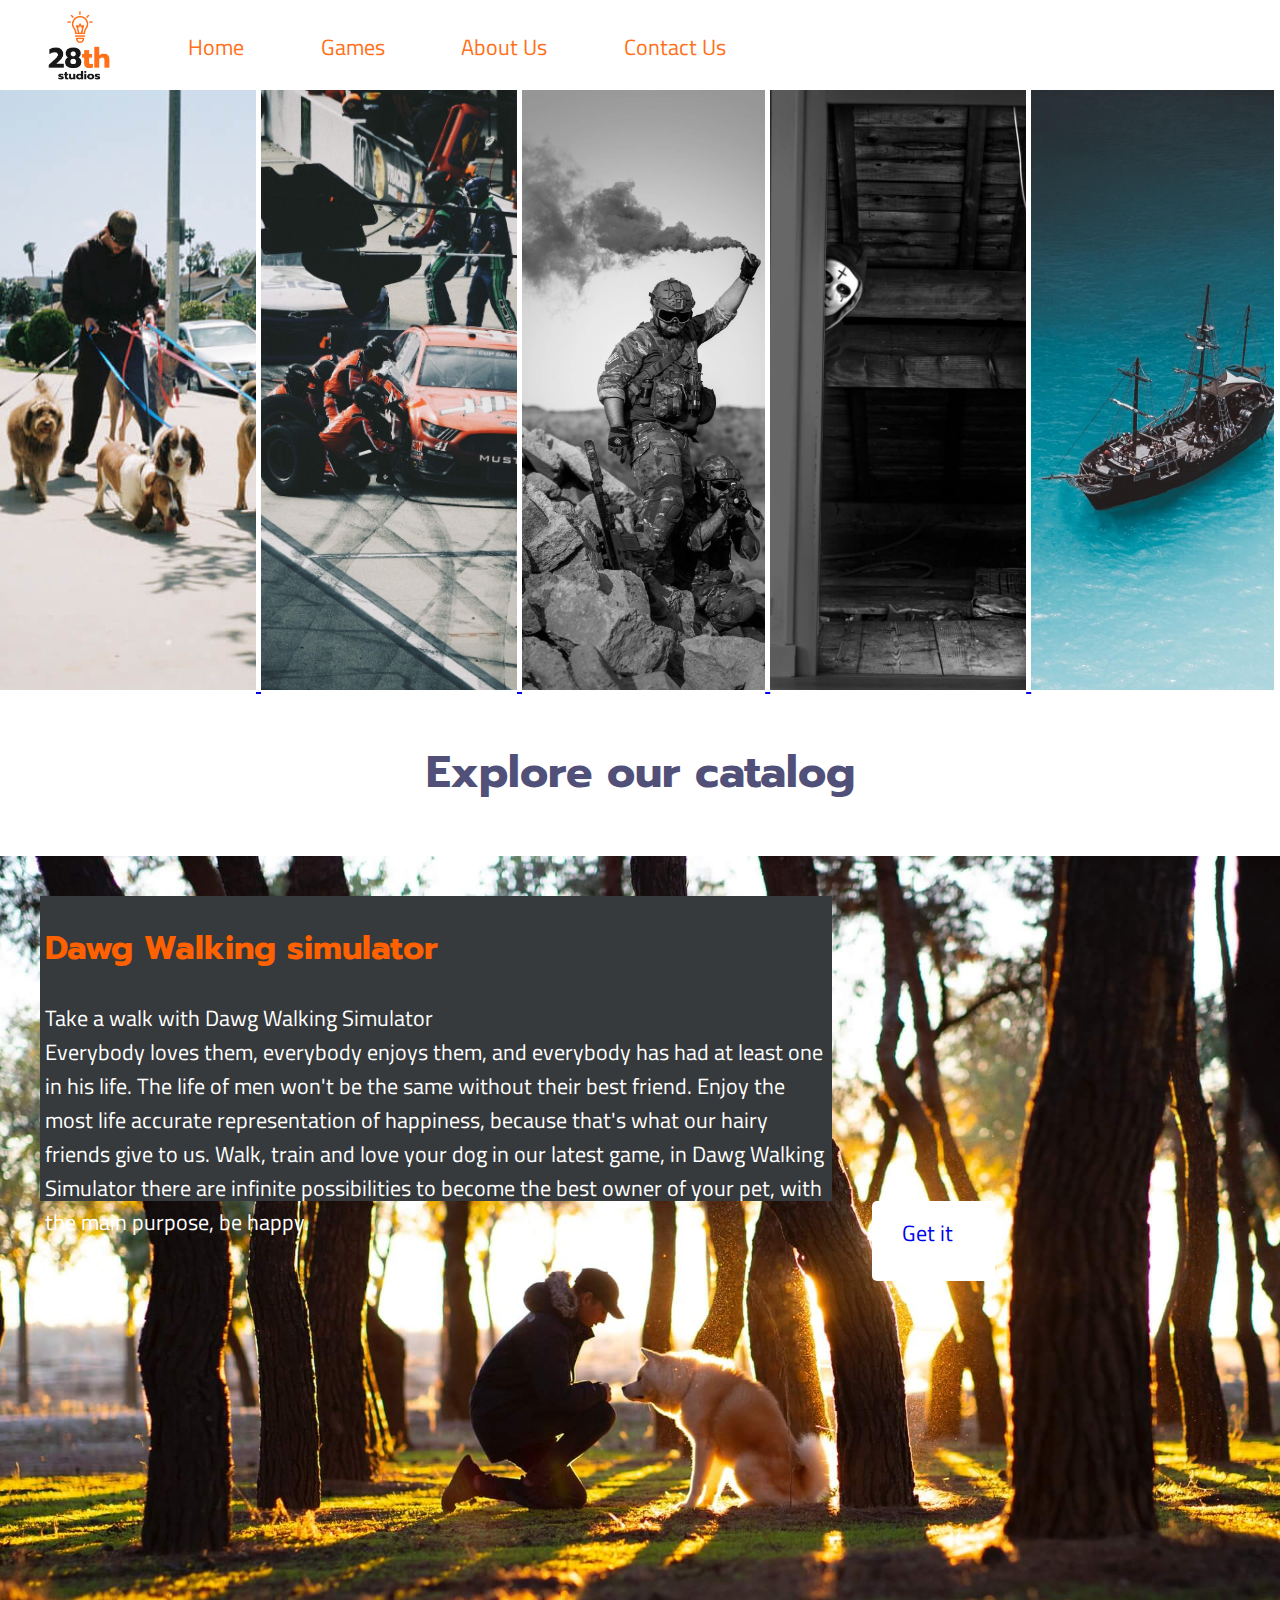
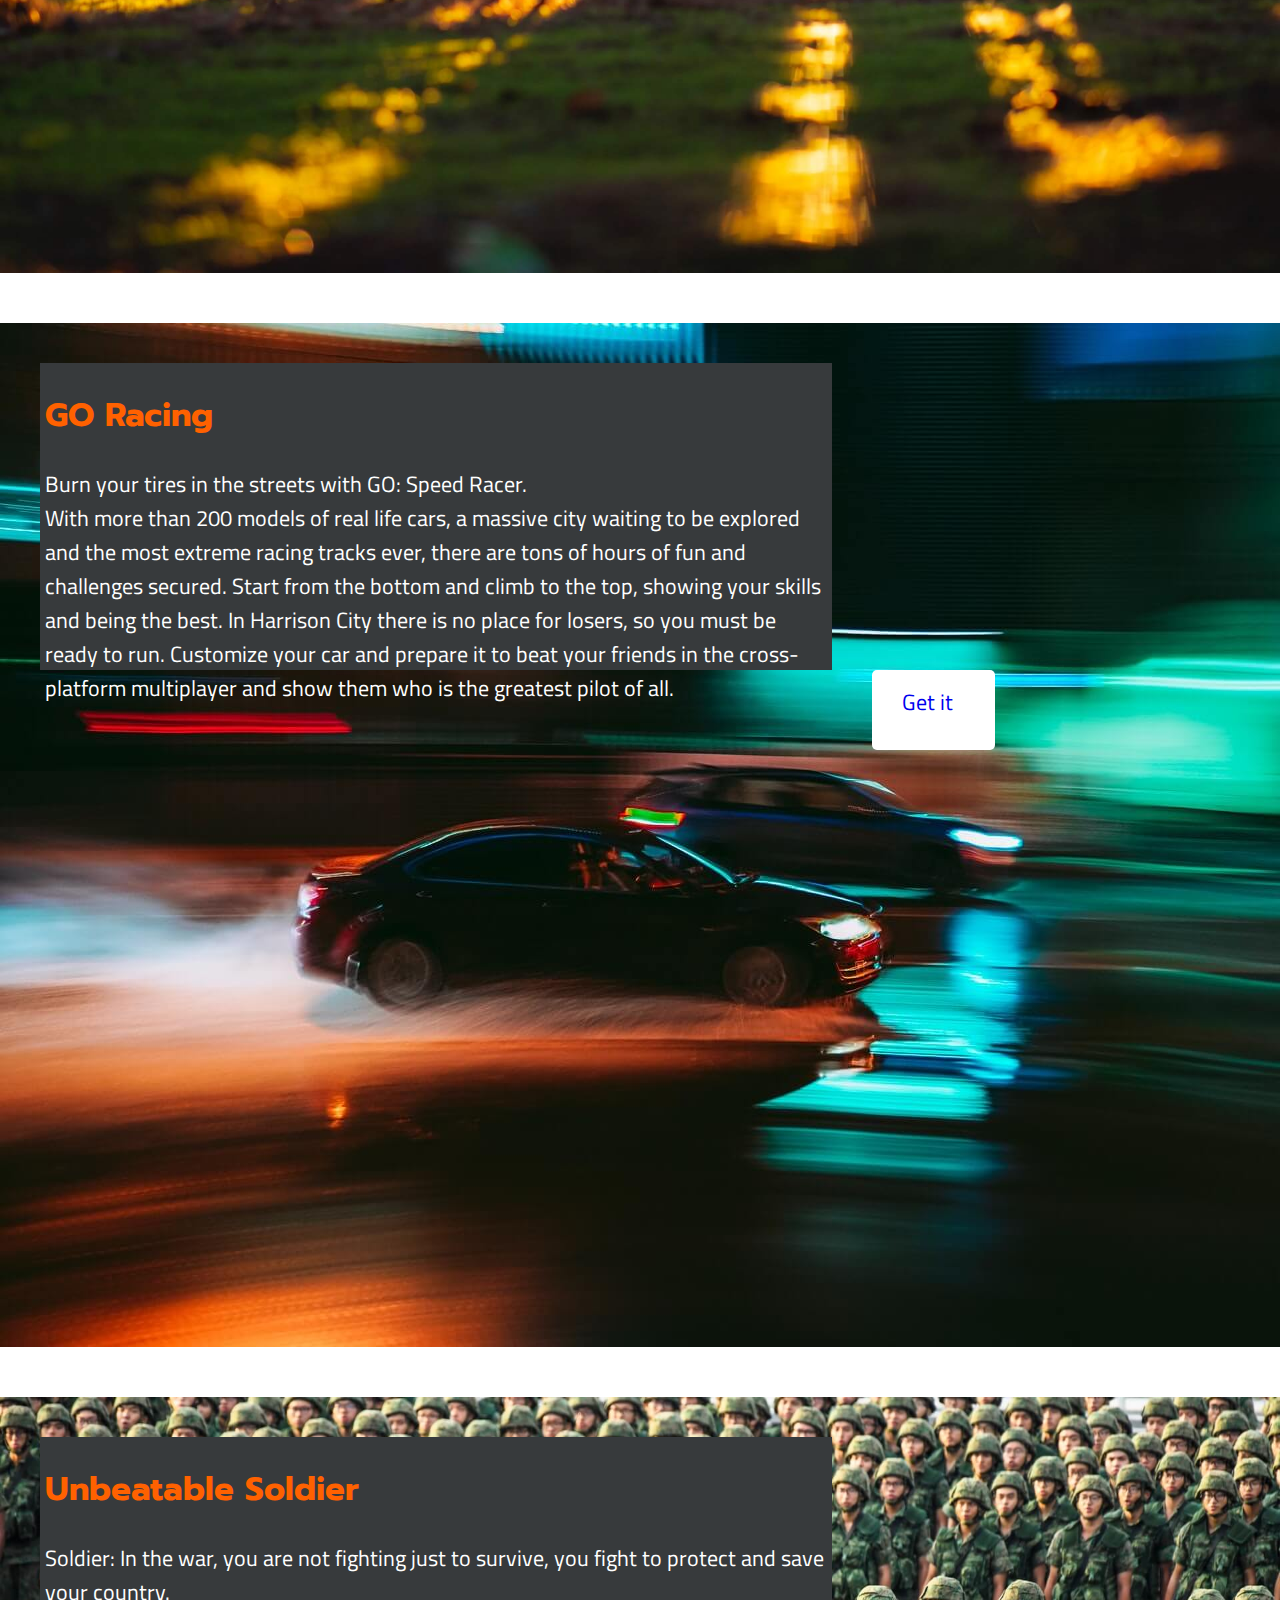
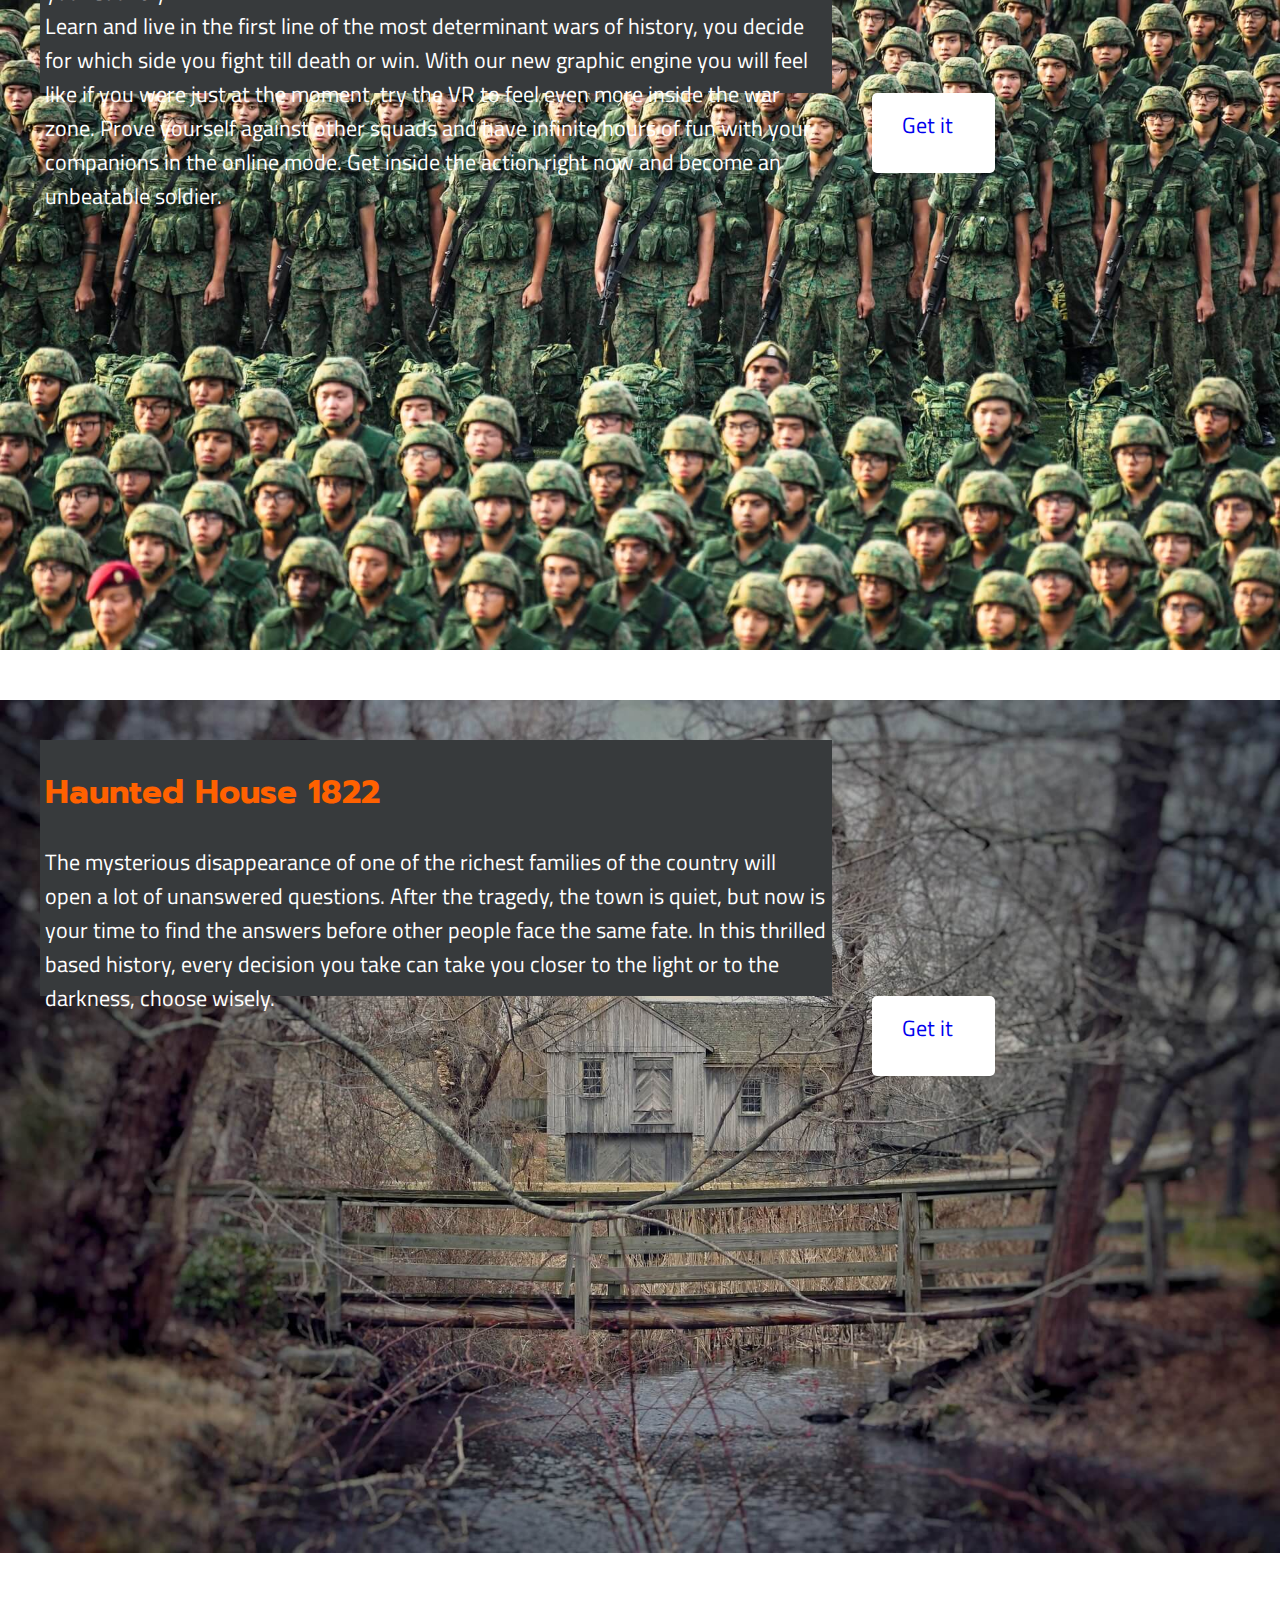
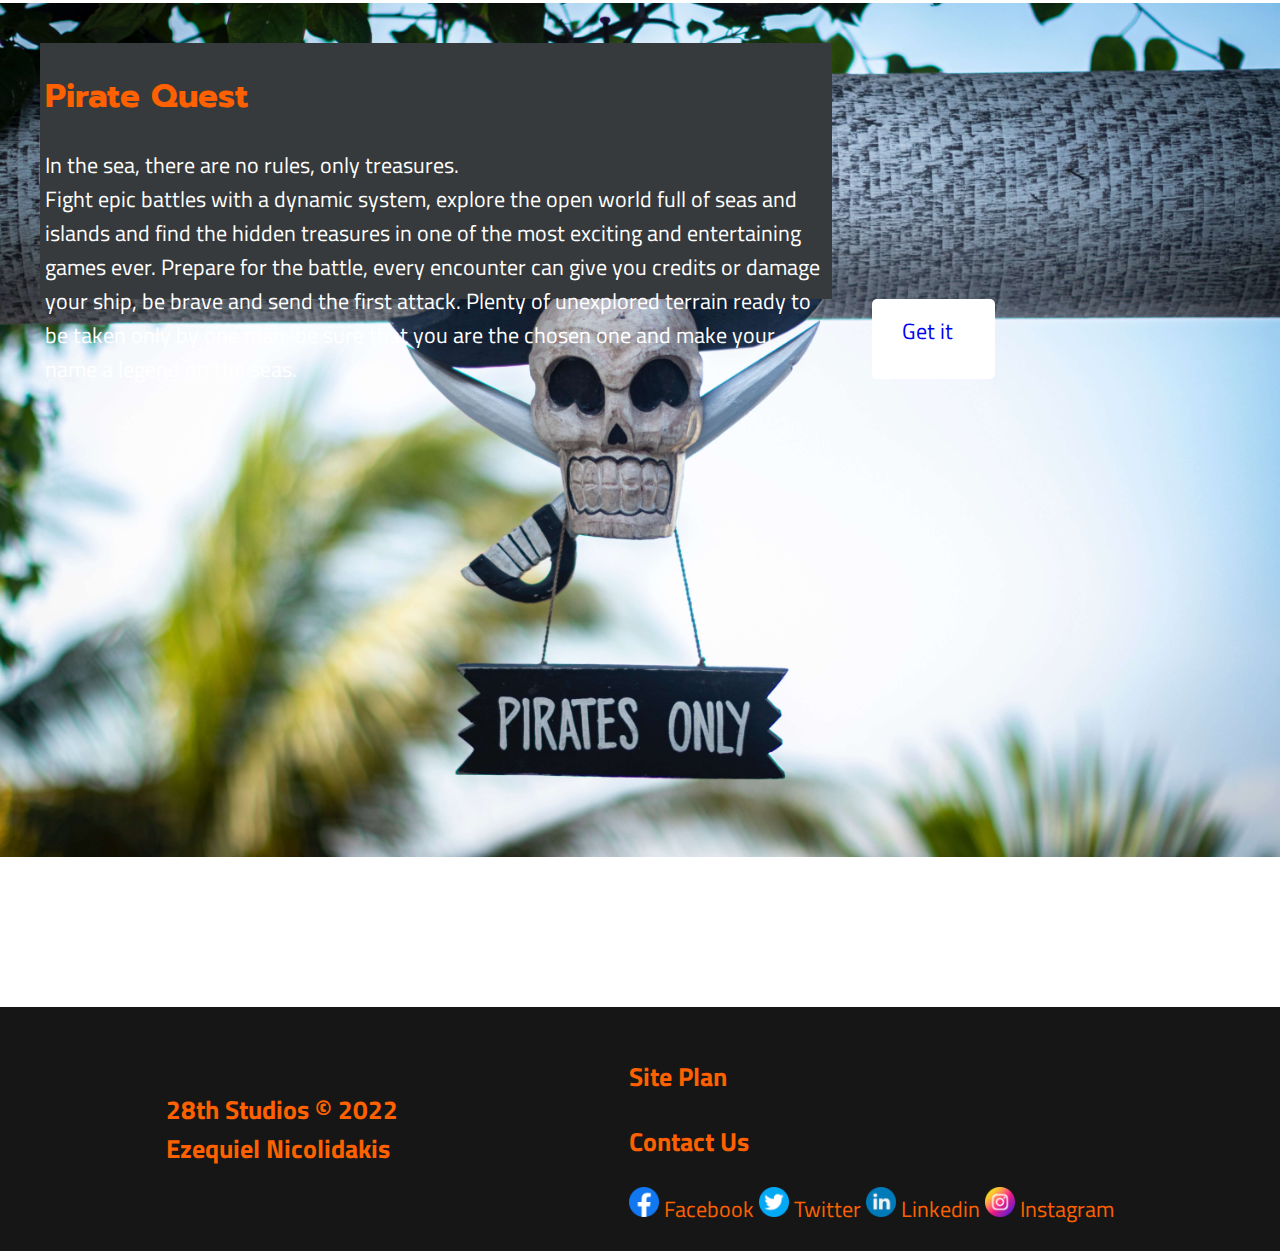
<file: 28thstudios/games.html>
<!DOCTYPE html>
<html lang="en">
<head>
    <meta charset="UTF-8">
    <meta http-equiv="X-UA-Compatible" content="IE=edge">
    <meta name="viewport" content="width=device-width, initial-scale=1.0">
    <title>Games - 28th Studios</title>
    <link rel="icon" type="image/jpg" href="images/favicon.png"/>
    <link rel="stylesheet" href="styles/style.css">
</head>
<body>
    <div id="content">
        <header>
            <a id="logo_link" href="index.html">
                <img class="logo" src="images/logo.png" alt="28th Studios Logo">
            </a>
            <nav>
                <a href="index.html">Home</a>
                <a href="games.html">Games</a>
                <a href="abous.html">About Us</a>
                <a href="contactus.html">Contact Us</a>
            </nav>
        </header>
        <div class="hero-grid">
            <a href=#dawg_card>
                <img id="dawg_hero" src="images/dawg1.jpg" alt="Dawg Walking simulator">
            </a>
            <a href=#go_card>
                 <img id="go_hero" src="images/goracing1.jpg" alt="GO Racing">
            </a>
            <a href=#soldier_card>
                <img id="soldier_hero" src="images/soldier1.jpg" alt="Unbeatable Soldier">
            </a>
            <a href=#house_card>
                <img id="house_hero" src="images/house1.jpg" alt="Haunted House 1822">
            </a>
            <a href=#pirate_card>
                <img id="pirate_hero" src="images/pirate1.jpg" alt="Pirate Quest">
            </a>
        </div>
        <main>
            <h1 id="explore_title">Explore our catalog</h1>
            <section class="game_card" id="dawg_card">
                <img class="card_back" id="dawg_back" src="images/dawg2alt.jpg" alt="Dawg Walking simulator">
                <div class="card_text"><h2>Dawg Walking simulator</h2>
                <p >Take a walk with Dawg Walking Simulator <br>Everybody loves them, everybody enjoys them, and everybody has had at least one in his life. The life of men won't be the same without their best friend. Enjoy the most life accurate representation of happiness, because that's what our hairy friends give to us. Walk, train and love your dog in our latest game, in Dawg Walking Simulator there are infinite possibilities to become the best owner of your pet, with the main purpose, be happy.</p></div>
                <div class="card_btn" ><a href="https://store.steampowered.com/app/1332010/Stray/" target="_blank">Get it</a></div>
            </section>
            <section class="game_card" id="go_card">
                <img class="card_back" id="go_back" src="images/goracing2.jpg" alt="Go Racing">
                <div class="card_text"><h2>GO Racing</h2>
                <p>Burn your tires in the streets with GO: Speed Racer. <br>With more than 200 models of real life cars, a massive city waiting to be explored and the most extreme racing tracks ever, there are tons of hours of fun and challenges secured. Start from the bottom and climb to the top, showing your skills and being the best. In Harrison City there is no place for losers, so you must be ready to run. Customize your car and prepare it to beat your friends in the cross-platform multiplayer and show them who is the greatest pilot of all.</p></div>
                <div class="card_btn"><a href="https://store.steampowered.com/app/1551360/Forza_Horizon_5/" target="_blank">Get it</a></div>
            </section>
            <section class="game_card" id="soldier_card">
                <img class="card_back" id="soldier_back" src="images/soldier2.jpg" alt="Unbeatable Soldier">
                <div class="card_text"><h2>Unbeatable Soldier</h2>
                <p>Soldier: In the war, you are not fighting just to survive, you fight to protect and save your country. <br>Learn and live in the first line of the most determinant wars of history, you decide for which side you fight till death or win. With our new graphic engine you will feel like if you were just at the moment, try the VR to feel even more inside the war zone. Prove yourself against other squads and have infinite hours of fun with your companions in the online mode. Get inside the action right now and become an unbeatable soldier.</p></div>
                <div class="card_btn"><a href="https://store.steampowered.com/app/1238810/Battlefield_V/" target="_blank">Get it</a></div>
            </section>
            <section class="game_card" id="house_card">
                <img class="card_back" id="house_back" src="images/house2.jpg" alt="Haunted House 1822">
                <div class="card_text"><h2>Haunted House 1822</h2>
                <p>The mysterious disappearance of one of the richest families of the country will open a lot of unanswered questions. After the tragedy, the town is quiet, but now is your time to find the answers before other people face the same fate. In this thrilled based history, every decision you take can take you closer to the light or to the darkness, choose wisely.</p></div>
                <div class="card_btn"><a href="https://store.steampowered.com/app/9960/Haunted_House/" target="_blank">Get it</a></div>
            </section>
            <section class="game_card" id="pirate_card">
                <img class="card_back" id="pirate_back" src="images/pirate2.jpg" alt="Pirate Quest">
                <div class="card_text"><h2>Pirate Quest</h2>
                <p>In the sea, there are no rules, only treasures. <br>Fight epic battles with a dynamic system, explore the open world full of seas and islands and find the hidden treasures in one of the most exciting and entertaining games ever. Prepare for the battle, every encounter can give you credits or damage your ship, be brave and send the first attack. Plenty of unexplored terrain ready to be taken only by one man, be sure that you are the chosen one and make your name a legend on the seas.</p></div>
                <div class="card_btn"><a href="https://store.steampowered.com/app/242050/Assassins_Creed_IV_Black_Flag/" target="_blank">Get it</a></div>
            </section>
        </main>
        <footer>
            <h3> 28th Studios &copy; 2022<br> Ezequiel Nicolidakis</h3>
            <div class="links">
                <h3>
                    <a href="site-plan.html">Site Plan</a>
                </h3>
                <h3>
                    <a href="contactus.html">Contact Us</a>
                </h3>
                <a href="https://facebook.com" target="_blank">
                    <img src="images/facebook.png" alt="Fb icon">
                    Facebook
                </a>
                <a href="https://twitter.com" target="_blank">
                    <img src="images/twitter.png" alt="Twitter icon">
                    Twitter
                </a>
                <a href="https://linkedin.com" target="_blank">
                    <img src="images/linkedin.png" alt="Linkedin icon">
                    Linkedin
                </a>
                <a href="https://instagram.com" target="_blank">
                    <img src="images/insta.png" alt="Instagram icon">
                    Instagram
                </a>
            </div>
    </footer>
    </div>
</body>
</html>
</file>
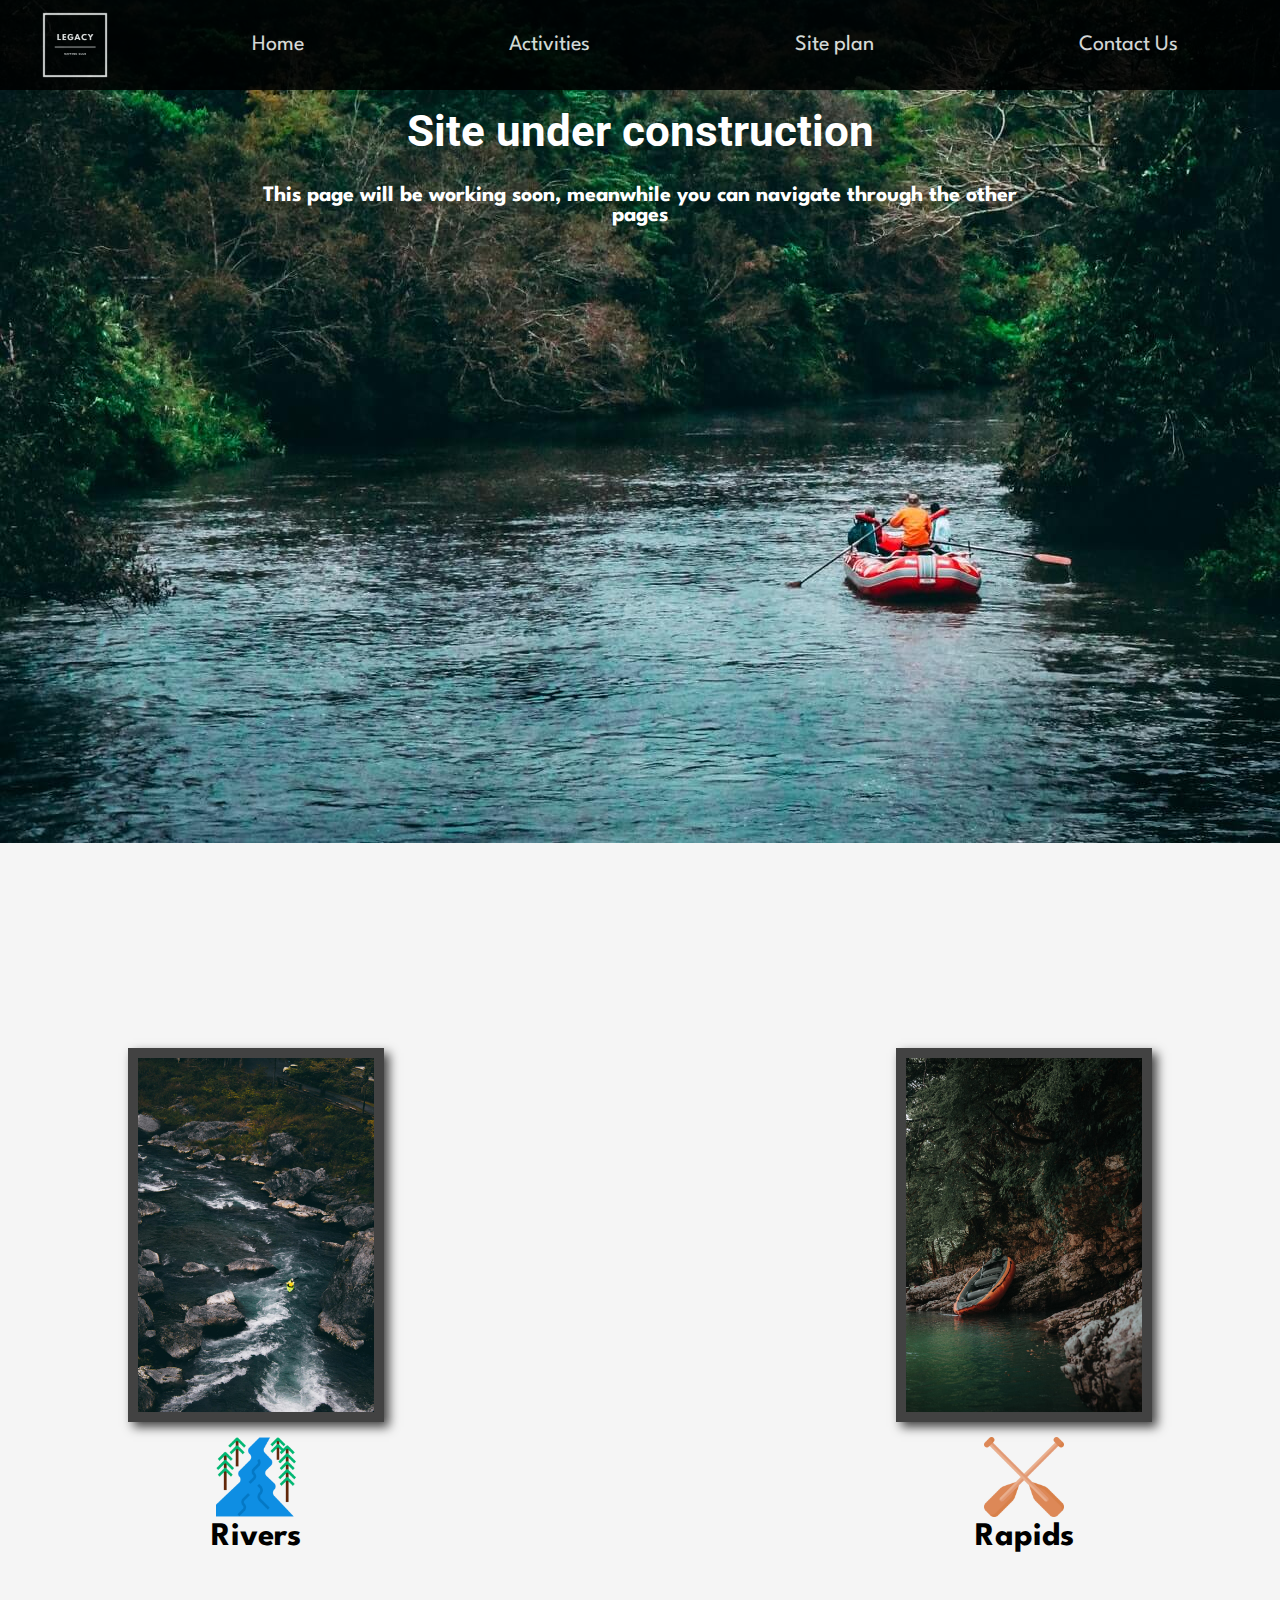
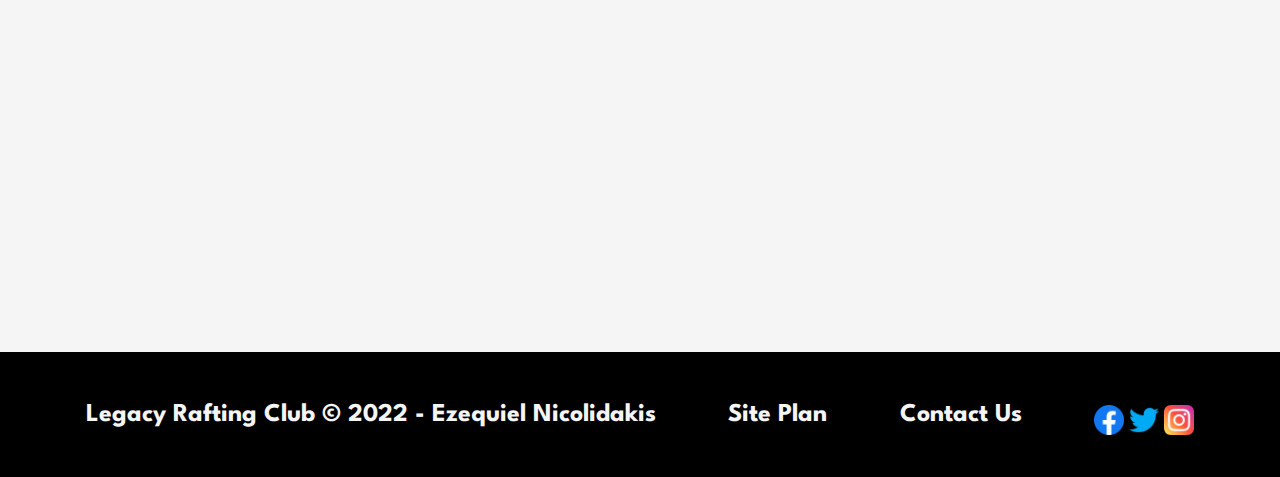
<file: wwr/camping.html>
<!DOCTYPE html>
<html lang="en">
<head>
    <meta charset="UTF-8">
    <meta http-equiv="X-UA-Compatible" content="IE=edge">
    <meta name="viewport" content="width=device-width, initial-scale=1.0">
    <title>Home - Legacy Rafting Club</title>
    <link rel="stylesheet" href="styles/style.css">
    <link rel="icon" type="image/jpg" href="images/logo.png"/>
</head>
<body>
    <div id="content">
    <header>
        <a id="logo_link" href="index.html">
            <img class="logo" src="images/logo.png" alt="Legacy Rafting Club Logo">
        </a>
        <nav>
            <a href="index.html">Home</a>
            <a href="activities.html">Activities</a>
            <a href="site-plan-rafting.html">Site plan</a>
            <a href="contactus.html">Contact Us</a>
        </nav>
    </header>
    <div id="hero">
        <div id="hero-box">
            <img id="hero-img" src="images/building.jpg" alt="Under construction">
        </div>
        <section id="hero-msg">
            <h1 class="home-title">Site under construction</h1>
            <h4>This page will be working soon, meanwhile you can navigate through the other pages</h4>
        </section>
    </div>
    <main class="home-grid">
        <section class="rivers-card">
            <a href="rivers.html"><img class="card-img" src="images/rivers.jpg" alt="river in forest"></a>
            <img class="icon" src="images/river_icon.png" alt="river icon">
            <h2>Rivers</h2>
        </section>
        <section class="rapids-card">
            <a href="rapids.html"><img class="card-img" src="images/rapids.jpg" alt="rafting boat"></a>
            <img class="icon" src="images/oars_icon.png" alt="oars icon">
            <h2>Rapids</h2>
        </section>
    </main>
    <footer>
            <h3> Legacy Rafting Club &copy; 2022 - Ezequiel Nicolidakis</h3>
            <h3><a href="site-plan-rafting.html">Site Plan</a></h3>
            <h3><a href="contactus.html">Contact Us</a></h3>
            <div class="social">
            <a href="https://facebook.com" target="_blank">
                <img src="images/facebook.png" alt="fb icon">
            </a>
            <a href="https://twitter.com" target="_blank">
                <img src="images/twitter.png" alt="twitter icon">
            </a>
            <a href="https://instagram.com" target="_blank">
                <img src="images/instagram.png" alt="instagram icon">
            </a>
            </div>
    </footer>
    </div>
</body>
</html>
</file>
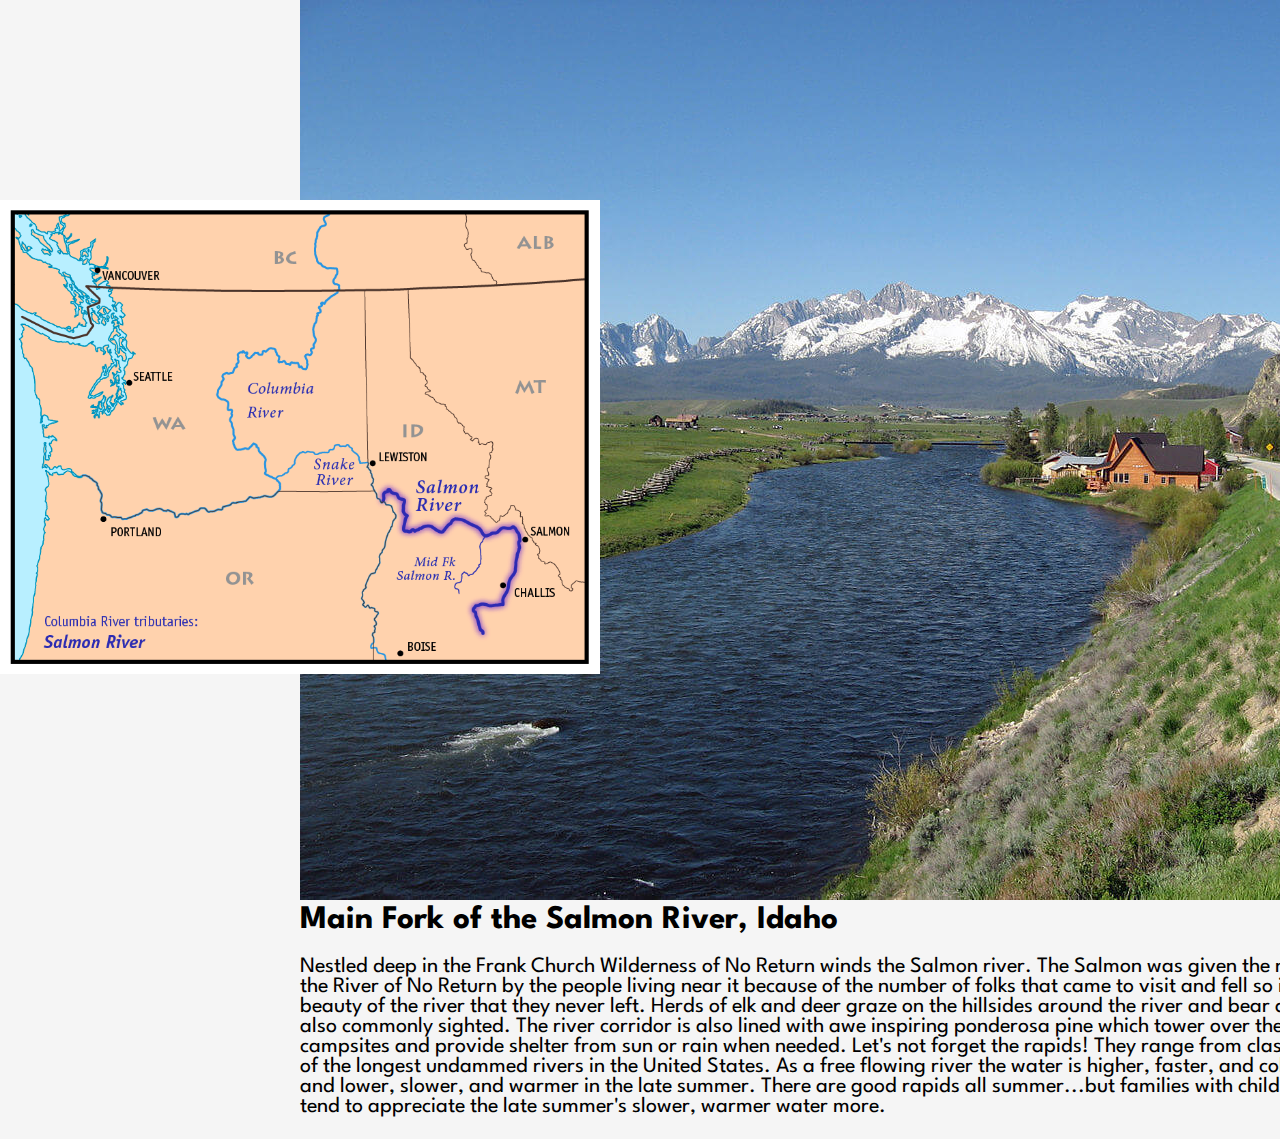
<file: wwr/card.html>
<!DOCTYPE html>
<html lang="en">
<head>
    <meta charset="UTF-8">
    <meta http-equiv="X-UA-Compatible" content="IE=edge">
    <meta name="viewport" content="width=device-width, initial-scale=1.0">
    <title>Document</title>
    <link rel="stylesheet" href="styles/style.css">
</head>
<body>
    <div class="idaho-river">
        <img id="idaho-map" src="images/idaho_river_map.jpg" alt="Idaho River Map">
        <div id="idaho-box">
        <img id="idaho-img" src="images/idaho_river.jpg" alt="Idaho River">
        <section id="river-msg">
        <h2>Main Fork of the Salmon River, Idaho</h2>
        <p>Nestled deep in the Frank Church Wilderness of No Return winds the Salmon river. The Salmon was given the nickname long ago as the River of No Return
        by the people living near it because of the number of folks that came to visit and fell so in love with the rugged beauty of the river that they never left.
        Herds of elk and deer graze on the hillsides around the river and bear and bighorn sheep are also commonly sighted. The river corridor is also lined
        with awe inspiring ponderosa pine which tower over the sandy beaches in the campsites and provide shelter from sun or rain when needed.
        Let's not forget the rapids! They range from class I-IV. The Salmon is one of the longest undammed rivers in the United States. As a free flowing river
        the water is higher, faster, and colder in the early summer and lower, slower, and warmer in the late summer. There are good rapids all summer...but
        families with children who like to swim tend to appreciate the late summer's slower, warmer water more.</p>
        </section>
    </div>
    </div>
</body>
</html>
</file>
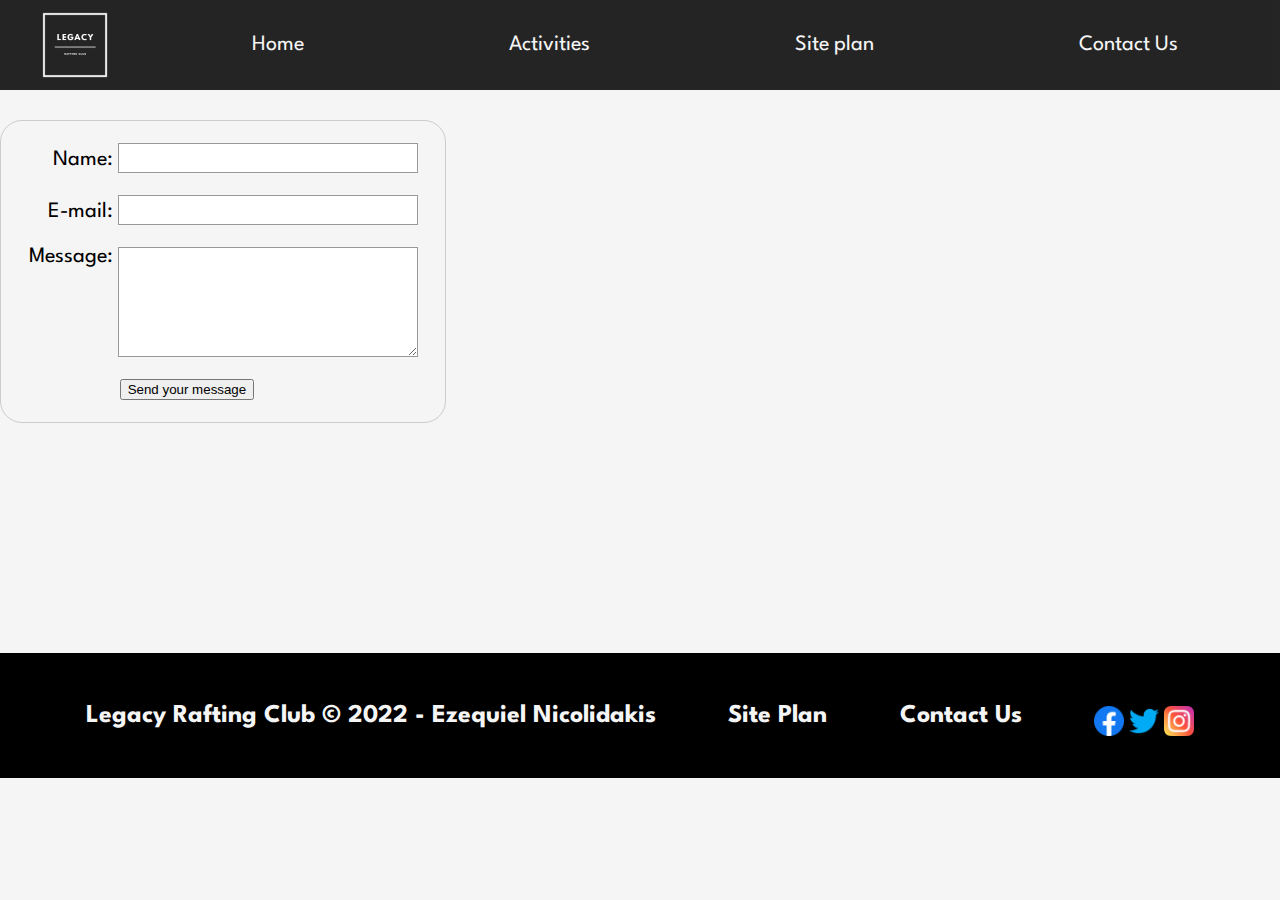
<file: wwr/contactus.html>
<!DOCTYPE html>
<html lang="en">
<head>
    <meta charset="UTF-8">
    <meta http-equiv="X-UA-Compatible" content="IE=edge">
    <meta name="viewport" content="width=device-width, initial-scale=1.0">
    <title>Contact form - Legacy Rafting Club</title>
    <link rel="stylesheet" href="styles/style.css">
    <link rel="icon" type="image/jpg" href="images/logo.png"/>
</head>
<body>
    <div id="content">
    <header>
        <a id="logo_link" href="index.html">
            <img class="logo" src="images/logo.png" alt="Legacy Rafting Club Logo">
        </a>
        <nav>
            <a href="index.html">Home</a>
            <a href="activities.html">Activities</a>
            <a href="site-plan-rafting.html">Site plan</a>
            <a href="contactus.html">Contact Us</a>
        </nav>
    </header>
    <main>
        <div id="feedback"></div>
        <form action="" method="post">
            <ul>
                <li>
                  <label for="name">Name:</label>
                  <input type="text" id="name" name="user_name">
                </li>
                <li>
                  <label for="mail">E-mail:</label>
                  <input type="email" id="mail" name="user_email">
                </li>
                <li>
                  <label for="msg">Message:</label>
                  <textarea id="msg" name="user_message"></textarea>
                </li>
                <li class="button">
                    <button type="submit">Send your message</button>
                  </li>
               </ul>
        </form>
    </main>
    <footer>
            <h3> Legacy Rafting Club &copy; 2022 - Ezequiel Nicolidakis</h3>
            <h3><a href="site-plan-rafting.html">Site Plan</a></h3>
            <h3><a href="contactus.html">Contact Us</a></h3>
            <div class="social">
            <a href="https://facebook.com" target="_blank">
                <img src="images/facebook.png" alt="fb icon">
            </a>
            <a href="https://twitter.com" target="_blank">
                <img src="images/twitter.png" alt="twitter icon">
            </a>
            <a href="https://instagram.com" target="_blank">
                <img src="images/instagram.png" alt="instagram icon">
            </a>
            </div>
    </footer>
    </div>
</body>
<script>
    // get the feedback div element so we can do something with it.
    const feedbackElement = document.getElementById('feedback');
    // get the form so we can read what was entered in it.
    const formElement = document.forms[0];
    // add a 'listener' to wait for a submission of our form. When that happens run the code below.
    formElement.addEventListener('submit', function(e) {
        // stop the form from doing the default action.
        e.preventDefault();
        // set the contents of our feedback element to a message letting the user know the form was submitted successfully. Notice that we pull the name that was entered in the form to personalize the message!
        feedbackElement.innerHTML = 'Hello '+ formElement.user_name.value +'! Thank you for your message. We will get back with you as soon as possible!';
        // make the feedback element visible.
        feedbackElement.style.display = "block";
        // add a class to move everything down so our message doesn't cover it.
        document.body.classList.toggle('moveDown');
    });
</script>              
</html>
</file>
<file: 28thstudios/styles/style.css>
@import url('https://fonts.googleapis.com/css2?family=Lato:wght@700&family=Open+Sans&family=Prompt:wght@800&family=Titillium+Web&display=swap');

img {
    max-width: 100%;
}

#content{
    max-width: 1600px;
    margin: 0 auto; 
}

#hero-img{
    width: 100%;
}

header{
    width: 100%;
    height: 90px;
    background-color: #FFFFFF;
    opacity: 90%;
    display: grid;
    grid-template-columns: 150px 48% 1fr;
}

nav {
    display: flex;
    justify-content: space-around;
    align-content: center;
}

nav a{
    text-align: center;
    color: #FF6100;
    text-decoration: none;
    padding: 30px;
}

nav a:hover{
    background-color: transparent;
    color: #505079
}

body{
    background-color: #FFFFFF;
    font-size: 22px;
    margin: 0px;
    padding: 0px;  
}

.logo{
    width: 80px;
    margin-left: 40px;
    margin-top: 7px;
}

#hero{
    display: grid;
}

#hero-box{
    margin-top: -150px;
    grid-column: 1;
    grid-row: 1 / 10;
    z-index: -1;
}



#hero-msg{
    margin-left: 40px;
    grid-column: 1;
    grid-row: 2;
    text-align: left;
    justify-content: space-around;
    color: #FFFFFF
}

#hero-msg h1{
    color: #FFFFFF
}

.focus{
    margin-top: 100px;
    display: grid;
    grid-template-columns: 450px 1fr;
}

.focus h2{
    text-align: center;
    grid-column: 1 / 3;
}

#focus_img{
    width: 450px;
    grid-column: 1;
    grid-row: 2;
}

#focus_background{
    grid-column: 2;
    grid-row: 2;
    z-index: -1;
    background-color: #373A3C;
}

.focus p{
    margin-left: 50px;
    width: 600px;
    grid-column: 2;
    grid-row: 2;
    color: #FF6100
}

.catalog{
    background-color: #161616;
    margin-top: 100px;
    display: grid;
    grid-template-columns: 1fr 450px;
}

#catalog_background{
    grid-column: 1;
    z-index: -1;
}

.catalog h2{
    margin-left: 50px;
    grid-column: 1;
    grid-row: 1;
}

.catalog p{
    margin-bottom: 100px;
    margin-left: 50px;
    width: 600px;
    grid-column: 1;
    grid-row: 2;
    color: #FF6100;
}

#catalog_img{
    width: 450px;
    grid-column: 2;
    grid-row: 1 / 3;
}

.future{
    margin-top: 100px;
    display: grid;
    color: #FFFFFF;
}

#future_background{
    width: 100%;
    z-index: -1;
    grid-column: 1;
    grid-row: 1 / 4;
}

.future h2{
    grid-column: 1;
    grid-row: 1;
    margin-left: 50px;
}

.future p{
    grid-column: 1;
    grid-row: 2;
    margin-left: 50px;
}

footer {
    background-color: #161616;
    padding: 25px 50px;
    margin-top: 150px;
    display: flex;
    justify-content: space-around;
    align-items: center;
}

footer a, h3{
    text-decoration: none;
    color:#FF6100
}

footer img{
    width: 30px
}

h1, h2{
    font-family: Prompt, Lato, sans-serif;
    color: #505079
}

a, p, h3, h4, label{
    font-family: Titillium web, roboto, sans-serif;;
}

#explore_title{
    text-align: center;
    margin: 0 auto; 
    margin-top: 40px;
}

.game_card {
    margin-top: 50px;
    display: grid;
    grid-template-columns: 65% 163px 1fr;
    grid-template-rows: 40px 30% 80px 1fr;
}

.card_back {
    z-index: -1;
    width: 100%;
    grid-column: 1 / 4;
    grid-row: 1 / 5;
}


.card_text {
    margin-left: 40px;
    grid-column: 1;
    grid-row: 2;
    background-color: #373A3C;
    padding-left: 5px;
    padding-right: 5px;
}

.card_text h2, label{
    color: #FF6100;
}

.card_text p{
    color: #FFFFFF;
}

.card_btn {
    margin-left: 40px;
    padding: 15px 30px;
    border-radius: 5px;
    background-color: white;
    grid-column: 2;
    grid-row: 3;
    text-decoration: none;
}

.card_btn a{
    text-decoration: none;
}

.hero_grid{

    background-color: #161616;
    display: grid;
    grid-template-columns: repeat(5, 1fr);
}

#dawg_hero{
    width: 20%;
    height: 600px;
    object-fit: cover;
    grid-column: 1;
    transition: transform .5s;
    z-index: -1;
}

#go_hero{
    width: 20%;
    height: 600px;
    object-fit: cover;
    grid-column: 2;
    transition: transform .5s;
}

#soldier_hero{
    width: 19%;
    height: 600px;
    object-fit: cover;
    grid-column: 3;
    transition: transform .5s;
}

#house_hero{
    width: 20%;
    height: 600px;
    object-fit: cover;
    grid-column: 4;
    transition: transform .5s;
}

#pirate_hero{
    width: 19%;
    height: 600px;
    object-fit: cover;
    grid-column: 5;
    transition: transform .5s;
}

#dawg_hero:hover, #go_hero:hover, #soldier_hero:hover, #house_hero:hover, #pirate_hero:hover{
    transform: scale(1.2);
}

/* Style inputs with type="text", select elements and textareas */
input[type=text], select, textarea {
    width: 100%; /* Full width */
    padding: 12px; /* Some padding */ 
    border: 1px solid #ccc; /* Gray border */
    border-radius: 4px; /* Rounded borders */
    box-sizing: border-box; /* Make sure that padding and width stays in place */
    margin-top: 6px; /* Add a top margin */
    margin-bottom: 16px; /* Bottom margin */
    resize: vertical /* Allow the user to vertically resize the textarea (not horizontally) */
  }
  
  /* Style the submit button with a specific background color etc */
  input[type=submit] {
    background-color: #505079;
    color: white;
    padding: 12px 20px;
    border: none;
    border-radius: 4px;
    cursor: pointer;
  }
  
  /* When moving the mouse over the submit button, add a darker green color */
  input[type=submit]:hover {
    background-color: #FF6100;
  }
  
  /* Add a background color and some padding around the form */
  .container {
    background-color: #373A3C;
    padding: 20px;
  }

  .studies{ 
    margin-top: 40px;
    display: grid;
    grid-template-columns: 1fr 70%;
    grid-template-rows: 400px;
  }

  #study_background{
    width: 100%;
    background-color: #FF6100; 
    grid-column: 1 / 3;
    grid-row: 1;
  }

  #text-o{
    grid-column: 2;
    grid-row: 1;
    font-size: 20px;
    margin-right: 40px;
    margin-top: 80px;
  }

  #abous_1 {
    margin-top: 40px;
  }

  .dreams h2{
    text-align: center;
    margin-top: 60px;
    margin-bottom: 60px;
  }

  .dreams {
    display: grid;
  }

  #dream_back{
    width: 100%;
    height: 450px;
    object-fit: cover;
    z-index: -1;
    grid-column: 1;
    grid-row: 2;
 }

 #dream_filter{
    width: 100%;
    height: 100%;
    background-color: #373A3C;
    opacity: 50%;
    grid-column: 1;
    grid-row: 2;
 }

 #dreams_txt{
    z-index: 2;
    width: 70%;
    grid-column: 1;
    grid-row: 2;
    margin-left: 40px;
    margin-top: 40px;
    color: #FF6100
 }

.playground {
    margin-top: 40px;
    display: grid;
}

#playground_back{
    z-index: -1;
    width: 100%;
    grid-column: 1;
    grid-row: 1 / 2;
}

#playground_txt{
    margin-left: 40px;
    margin-right: 40px;
    grid-column: 1;
    grid-row: 1;
}

#playground_txt p{
    width: 70%;
    color: white;
}
</file>
<file: positionstyles.css>
/* CSS - Name: "positionstyles.css" */
/* Activity 1 styles */
.content1 {
  /* This is the parent of the activity 1 boxes. */
  display: grid;
  grid-template-columns: 1fr 1fr;
  justify-items: center;
  grid-gap: 20px;
}
.red1 { 
  width: 100%; 
  height: 100px; 
  background-color: red; 
  grid-column: 1/3;
} 
.green1 {
  width: 200px; 
  height: 200px; 
  background-color: green; 

} 
.yellow1 {
  width: 200px; 
  height: 200px; 
  background-color: gold; 
} 
.blue1 {
  width: 100%; 
  height: 100px; 
  background-color: blue;
  grid-column: 1/3;
} 
/* Activity 2 styles */ 
.red2 {
  width: 100px; 
  height: 100px; 
  background-color: red; 
} 
.green2 { 
  width: 100px; 
  height: 100px; 
  background-color: green;
  margin-top: -50px;
  margin-left: 50px;
} 
.yellow2 {
  width: 100px; 
  height: 100px; 
  background-color: gold;
  margin-top: -50px;
  margin-left: 100px;
} 
.blue2 {
  width: 100px; 
  height: 100px; 
  background-color: blue;
  margin-top: -50px;
  margin-left: 150px;
} 
/* Activity 3 styles */ 
.content3 {
  /* This is the parent of the activity 3 boxes. */
  
}
.red3 {
  width: 100%; 
  height: 100px; 
  background-color: red; 
} 
.green3 {
  width: 45%; 
  height: 200px; 
  background-color: green;
} 
.yellow3 {
  width: 45% ; 
  height: 200px; 
  background-color: gold;
  margin-left: 55%;
  margin-top: -200px;
} 
.blue3 {
  width: 100%;
  height: 100px; 
  background-color: blue; 
} 
/* Activity 4 styles */ 
.content4 {
  /* This is the parent of the activity 4 boxes. */
  height: 400px;
  display: grid;
  grid-template-columns: 1fr 1fr;
}
.red4 {
  width: 100%; 
  height: 100%; 
  background-color: red;
  grid-row: 1/4;
} 
.green4 {
  width: 100%; 
  height: 100%; 
  background-color: green;
  grid-row: 1;
} 
.yellow4 {
  width: 100%; 
  height: 100%; 
  background-color: gold; 
  grid-row: 2/3;
} 
.blue4 {
  width: 100%; 
  height: 100%; 
  background-color: blue; 
  grid-row: 3/4;
} 
/* Activity 5 styles */ 
.content5 {
  /* This is the parent of the activity 5 boxes. */
  height: 400px;
}
.red5 { 
  width: 100%; 
  height: 100px; 
  background-color: red; 
} 
.green5 { 
  width: 30%; 
  height: 50%; 
  background-color: green; 
  float: left;
} 
.yellow5 {
  width: 100%; 
  height: 65%; 
  background-color: gold; 
  font-family: serif;
} 
.blue5 {
  width: 100%; 
  height: 100px; 
  background-color: blue; 
} 
/* Activity 6 styles */ 
.content6 {
  /* This is the parent of the activity 6 boxes. */
  display: grid;
  grid-template-columns: repeat(6, 100px);
  position: relative;
}
.red6 {
  width: 400px; 
  height: 200px; 
  background-color: red;
  grid-column: 1 / span 4;
  grid-row: 1 / span 2;
  z-index: -1;
  position: relative;
} 
.green6 {
  width: 200px; 
  height: 200px; 
  background-color: green; 
  grid-column: 1 / span 2;
  grid-row: 5 / span 2;
  z-index: 2;
  position: relative;
} 
.yellow6 {
  position: relative;
  width: 200px; 
  height: 400px; 
  background-color: gold;
  grid-column: 5 / span 2;
  grid-row: 3 / span 4;
  z-index: 2;
} 
.blue6 {
  position: relative;
  width: 400px; 
  height: 400px; 
  background-color: blue; 
  grid-column: 2 / span 4;
  grid-row: 2 / span 4;
  z-index: 1;
} 


/* Do not make any changes below here */
.activity {
  width: 70%; 
  margin: 20px auto; 
  font-family: Arial, sans-serif; 
  border: 1px solid black; 
  padding: 10px; 
  clear:both; 
  overflow: auto;
} 

.hint {
  border: 1px solid grey;
  background: #e0e0e0;
  padding: .5em;
  position: relative;
  margin: 1em 0;
}
.hint h3 {
  margin: 0;
}
.hint:hover {
  background: #d0d0d0;
}
.hint > div {
  display: none;
}

.hint input[type=checkbox] {
  position: absolute;
  width: 100%;
  height: 100%;
  opacity: 0;
  z-index: 1;
  cursor: pointer;
}

.hint input[type=checkbox]:checked ~ div {
  display: block;
}

.hint i {
  position: absolute;
  transform: translate(-6px, 0);
  margin-top: 16px;
  right: 10px;
  top: -3px;
}
.hint i:before, .hint i:after {
  content: "";
  position: absolute;
  background-color: black;
  width: 3px;
  height: 9px;
}
.hint i:before {
  transform: translate(2px, 0) rotate(45deg);
}
.hint i:after {
  transform: translate(-2px, 0) rotate(-45deg);
}

.hint input[type=checkbox]:checked ~ i:before {
  transform: translate(-2px, 0) rotate(45deg);
}
.hint input[type=checkbox]:checked ~ i:after {
  transform: translate(2px, 0) rotate(-45deg);
}
.hint a {
  position: relative;
  z-index: 1;
}
</file>
<file: wwr/styles/style.css>
@import url('https://fonts.googleapis.com/css2?family=League+Spartan:wght@300&family=Merriweather+Sans:wght@600&family=Raleway&family=Roboto:wght@500&display=swap');

    #content{
   max-width: 1600px;
   margin: 0 auto;
}

nav a{
    text-align: center;
    color: #F5F5F5;
    text-decoration: none;
    padding: 35px;
}

#hero-msg h1{
    text-align: center;
    font-family: Merryweather sans, Roboto, sans-serif;
}

#hero-msg h4{
    text-align: center;
}

#rivers-hero-msg h1{
    text-align: left;
    font-family: Merryweather sans, Roboto, sans-serif;
}

#rivers-hero-msg h4{
    text-align: left;
}

.button-box{
    text-align: center;
}

main section{
    text-align: center;
}

#background{
    height: 725px;
    background-color: #0179B9;
    grid-column: 1/11;
    grid-row: 4/9
}

body{
    background-color: #F5F5F5;
    font-family: League Spartan, Raleway, sans-serif;
    font-size: 22px;
    margin: 0px;
    padding: 0px;  
}

header{
    background-color: black;
    opacity: 85%;
    display: grid;
    grid-template-columns: 150px auto;
}

nav {
    display: flex;
    justify-content: space-around;
    align-content: center;
}

nav a:hover{
    background-color: transparent;
    color:#0179B9;  
}

.book, .join{
    background-color: #0179B9;
    color: #F5F5F5;
    text-decoration: none;
    font-size: 18px;
    padding: 15px 30px;
    margin-top: 50px;
    border-radius: 5px;
}

.book:hover, .join:hover{
    background-color: #0179B9;
    color:black;
}

.msg{
    background-color: #F5F5F5;
    line-height: 1.5em;
    padding: 35px;
    grid-column: 6/10;
    grid-row: 6/7;
    box-shadow: 5px 5px 10px #424242;
}

.msg h2{
    color: #424242;
    font-family: Merryweather sans, Roboto, sans-serif;
}

.msg p{
    color:#424242;
    font-size: .8em;
    padding-bottom: 15px;
}

footer {
    background-color: black;
    padding: 25px 50px;
    margin-top: 200px;
    display: flex;
    justify-content: space-around;
    align-items: center;
}

.home-title{
    color: white;
    font-family: Merryweather sans, Roboto, sans-serif;
    font-size: 2em;
    margin-top: 15px;
}

h4{
    color: white;
}

footer h3{
    color: #F5F5F5;
}

footer a{
    color: #f5f5f5;
    text-decoration: none;
    margin-top: 200px;
}

footer a:hover{
    color:#0179B9
}

footer img{
    width: 30px;
}

footer .social img{
    padding-top: 15px;
}

.logo{
    width: 80px;
}

.icon{
    width: 80px;
    padding-top: 10px;
}

#hero-img{
    width: 100%;
}

.card-img{
    width: 100%;
    border: 10px solid #424242;
    transition: transform .5s;
    box-shadow: 5px 5px 10px #424242;
}

.card-img:hover{
    opacity: .6;
    transform: scale(1.1);
}

.mountains{
    width: 100%;
    grid-column: 2/7;
    grid-row: 5/8;
    box-shadow: 5px 5px 10px #424242;
}

h2 {
    margin: 0px;
}

#logo_link{
    padding-top: 5px;
    justify-self: center;
    align-self: center;
}

.rivers-card, .camping-card, .rapids-card {
    margin: 200px 0;
}

main section img{
    box-sizing: border-box;
}

#hero {
    display:grid;
    grid-template-columns: 1fr 3fr 1fr;
    margin-top: -100px;
}

#hero-box {
    grid-column: 1/4;
    grid-row: 1/3;
    z-index: -1;
}

#hero-msg{
    grid-column: 2/3;
    grid-row: 1/2;
    margin-top: 100px;
}

#rivers-hero-msg{
    grid-column: 2/3;
    grid-row: 1/2;
    margin-top: 100px;
}

main{
    display: grid;
    grid-template-columns: repeat(10, 1fr);
}

.rivers-card {
    grid-column: 2/4;
    grid-row: 2/3;
}

.camping-card {
    grid-column: 5/7;
    grid-row: 2/3;
}

.rapids-card {
    grid-column: 8/10;
    grid-row: 2/3
}

.idaho-river{
    display: grid;
    grid-template-columns: 1fr 1fr;
}

#idaho-map{
    width: 600px;
    grid-column: 1/2;
    grid-row: 0/1;
    margin-top: 200px;
}

#idaho-box{    
    size: 20%;
    grid-column: 2/3;
    grid-row: 0/1;
    z-index: -1;
    margin-left: -300px;
}

#idaho-msg{
    grid-column: 2/3;
    grid-row: 0/1;
    margin-top: -600px;
    margin-right: 100px;
}

.utah-river{
    display: grid;
    grid-template-columns: 1fr 1fr;
}

#utah-map{
    width: 500px;
    grid-column: 1/2;
    grid-row: 0/1;
    margin-top: -700px;
}

#utah-box{    

    margin-top: 50px;
    grid-column: 2/3;
    grid-row: 0/1;
    z-index: -1;
    margin-left: -100px;
}

#utah-msg{
    width: 800px;
    grid-column: 2/3;
    grid-row: 0/1;
    margin-right:  1000px;
    margin-top:  -500px;
    margin-left: 50px;
}

.arizona-river{
    display: grid;
    grid-template-columns: 1fr 1fr;
}

#arizona-map{
    width: 500px;
    grid-column: 1/2;
    grid-row: 0/1;
    margin-top: 100px;
    margin-left: 50px;
}

#arizona-box{    
    size: 20%;
    grid-column: 2/3;
    grid-row: 0/1;
    z-index: -1;
    margin-left: -300px;
    margin-top: 50px;
}

#arizona-msg{
    grid-column: 2/3;
    grid-row: 0/1;
    margin-top: -600px;
    margin-right: 100px;
}

form {
    /* Center the form on the page */
    margin: 30px auto;
    width: 400px;
    /* Form outline */
    padding: 1em;
    border: 1px solid #CCC;
    border-radius: 1em;
  }
  
  ul {
    list-style: none;
    padding: 0;
    margin: 0;
  }
  
  form li + li {
    margin-top: 1em;
  }
  
  label {
    /* Uniform size & alignment */
    display: inline-block;
    width: 90px;
    text-align: right;
  }
  
  input,
  textarea {
    /* To make sure that all text fields have the same font settings
       By default, textareas have a monospace font */
    font: 1em sans-serif;
  
    /* Uniform text field size */
    width: 300px;
    box-sizing: border-box;
  
    /* Match form field borders */
    border: 1px solid #999;
  }
  
  input:focus,
  textarea:focus {
    /* Additional highlight for focused elements */
    border-color: #000;
  }
  
  textarea {
    /* Align multiline text fields with their labels */
    vertical-align: top;
  
    /* Provide space to type some text */
    height: 5em;
  }
  
  .button {
    /* Align buttons with the text fields */
    padding-left: 90px; /* same size as the label elements */
  }
  
  button {
    /* This extra margin represent roughly the same space as the space
       between the labels and their text fields */
    margin-left: .5em;
  }

  #feedback {
    background-color: antiquewhite;
    position: absolute;
    top: 0;
    left: 0;
    right: 0;
    padding: .5em;
    /* make this element invisible until we are ready for it */
    display: none;       
}
.moveDown {
    margin-top: 3em;
}

@media screen and (max-width: 900px) {
    #hero, .home-grid {
        display: block;
        height: auto;
    }
    nav, footer {
        flex-direction: column;
    }
    nav a {
        display: block;
        padding: 15px;
    }
    #hero {
        margin-top: 0;
    }
    #hero-msg {
        margin-top: 0;
    }
    #hero-msg h4 {
        display: none;
    }
    .home-title {
        font-size: 25px;
        color: #6f7364;
    }
    .rivers-card, .camping-card, .rapids-card { 
        margin: 50px auto;
        width: 60%;
    }
    #background {
        display: none;
    }
    .mountains, .msg {
        width: 80%;
        display: block;
        margin: 0 auto;
    }
    footer {
        margin-top: 25px;
    }
}
</file>
